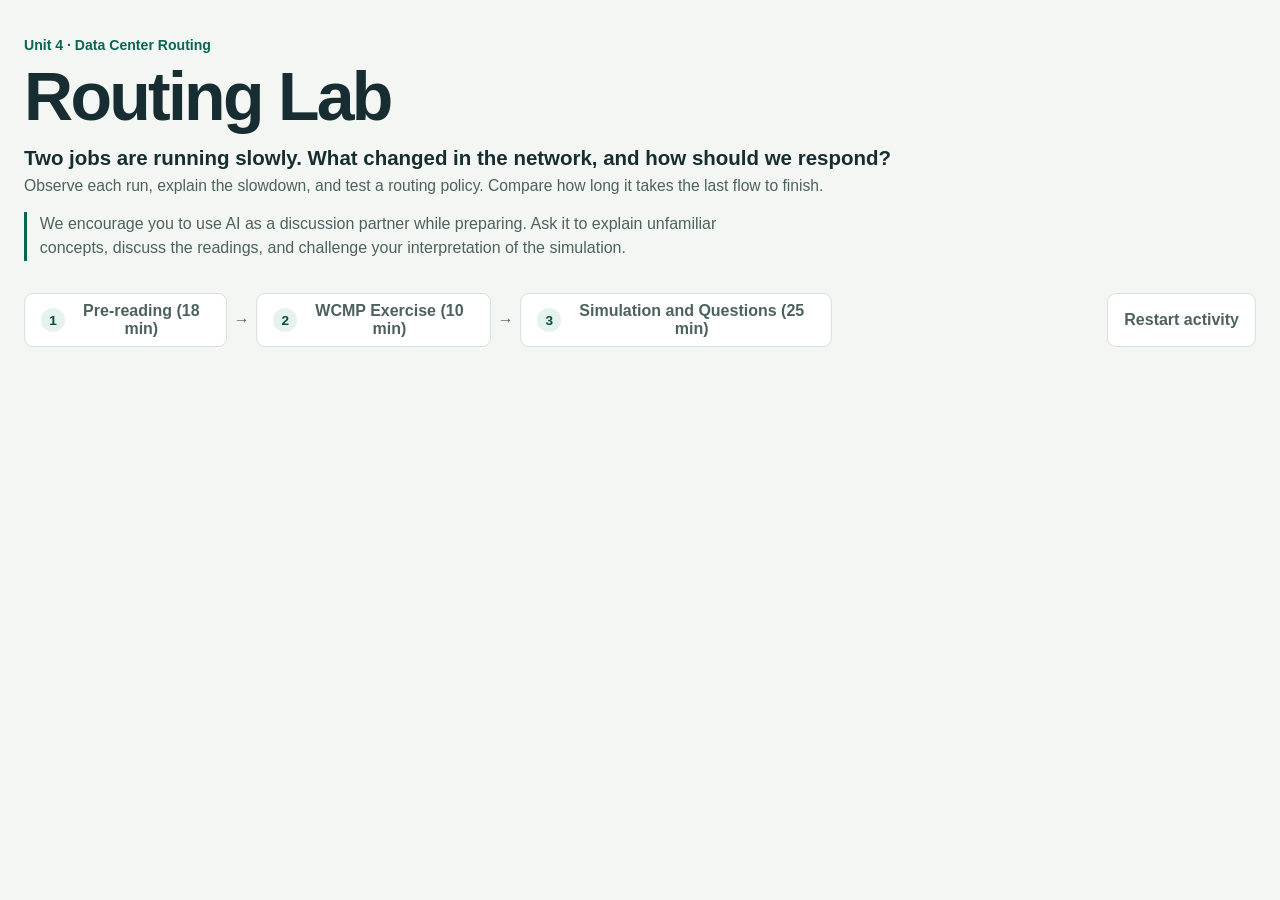
<file: index.html>
<!doctype html>
<html lang="en">
<head>
  <meta charset="utf-8">
  <meta name="viewport" content="width=device-width, initial-scale=1">
  <meta name="description" content="A routing lab comparing ECMP, WCMP, and FlowBender across two network scenarios.">
  <title>Routing Lab | Class Preparation</title>
  <link rel="stylesheet" href="lab.css?v=5">
  <link rel="stylesheet" href="exercise.css">
  <script defer src="routing-model.js?v=1"></script>
  <script defer src="lab.js?v=5"></script>
</head>
<body>
<main id="routing-classroom-activity" class="page">
  <header class="page-header">
    <div>
      <p class="eyebrow">Unit 4 · Data Center Routing</p>
      <h1>Routing Lab</h1>
      <p class="intro">Two jobs are running slowly. What changed in the network, and how should we respond?</p>
      <p class="intro intro-secondary">Observe each run, explain the slowdown, and test a routing policy. Compare how long it takes the last flow to finish.</p>
      <p class="ai-study-note">We encourage you to use AI as a discussion partner while preparing. Ask it to explain unfamiliar concepts, discuss the readings, and challenge your interpretation of the simulation.</p>
    </div>
  </header>

  <nav class="activity-tabs" aria-label="Activity order">
    <button id="reading-tab" type="button" aria-controls="reading" aria-expanded="false"><span class="activity-step">1</span><span>Pre-reading (18 min)</span></button>
    <span class="activity-arrow" aria-hidden="true">→</span>
    <button id="exercise-tab" type="button" aria-controls="wcmp-exercise" aria-expanded="false"><span class="activity-step">2</span><span>WCMP Exercise (10 min)</span></button>
    <span class="activity-arrow" aria-hidden="true">→</span>
    <button id="simulation-tab" type="button" aria-controls="simulation-panel" aria-expanded="false"><span class="activity-step">3</span><span>Simulation and Questions (25 min)</span></button>
    <button id="rp-reset-activity" class="reset-activity" type="button">Restart activity</button>
  </nav>

  <section class="reading-guide" id="reading" aria-labelledby="reading-tab" hidden>
    <h2 id="reading-title">Read before you run <span class="reading-time">(18 min)</span></h2>
    <p>Read the excerpts below in order. Then complete the WCMP Exercise before starting the simulation. Each excerpt includes a link to the original PDF.</p>
    <div class="reading-papers">
      <details class="reading-paper" data-reading-paper="wcmp">
        <summary>WCMP <span class="reading-time">(9 min)</span></summary>
        <div class="reading-content"><details class="source-details"><summary>Citation and permissions</summary><p>Junlan Zhou, Malveeka Tewari, Min Zhu, Abdul Kabbani, Leon Poutievski, Arjun Singh, and Amin Vahdat. 2014. WCMP: Weighted Cost Multipathing for Improved Fairness in Data Centers. Proceedings of the Ninth European Conference on Computer Systems (EuroSys ’14), Article 5, 14 pages. DOI: 10.1145/2592798.2592803.</p><p>Permission to make digital or hard copies of all or part of this work for personal or classroom use is granted without fee provided that copies are not made or distributed for profit or commercial advantage and that copies bear this notice and the full citation on the first page. Copyrights for components of this work owned by others than ACM must be honored. Abstracting with credit is permitted. To copy otherwise, or republish, to post on servers or to redistribute to lists, requires prior specific permission and/or a fee. Request permissions from permissions@acm.org. Copyright © 2014 ACM.</p></details>
          <ol class="reading-excerpts">
            <li><details class="reading-section">
              <summary>The problem <span class="reading-time">(4 min)</span></summary>
              <div class="reading-content">
                <p>PDF page 1, Abstract. Read both paragraphs in full: lines 1–12 of paragraph 1 and lines 1–11 of paragraph 2.</p>
                <img class="excerpt-image" src="assets/reading/wcmp-abstract.png" width="789" height="828" loading="lazy" decoding="async" alt="WCMP abstract, both paragraphs. Use the original PDF link below for selectable text.">
                <a href="https://cse.hkust.edu.hk/~kaichen/courses/spring2015/comp6611/papers/wcmp-eurosys14.pdf#page=1" target="_blank" rel="noopener">Open WCMP, PDF page 1</a>
                <div><label class="reading-check"><input type="checkbox" data-read-item="wcmp-problem" aria-label="Mark the WCMP problem section as read"> Read</label></div>
              </div>
            </details></li>
            <li><details class="reading-section">
              <summary>Why bandwidth fairness matters <span class="reading-time">(2 min)</span></summary>
              <div class="reading-content">
                <p>PDF page 3, Section 2.2, paragraph 1, lines 1–7. Read the first two sentences, starting at “Data center applications such as Web search” and stopping after “the speed of the slowest transfer.”</p>
                <img class="excerpt-image" src="assets/reading/wcmp-bandwidth-fairness.png" width="742" height="266" loading="lazy" decoding="async" alt="WCMP Section 2.2, first paragraph, first two sentences, lines 1 through 7. Use the original PDF link below for selectable text.">
                <a href="https://cse.hkust.edu.hk/~kaichen/courses/spring2015/comp6611/papers/wcmp-eurosys14.pdf#page=3" target="_blank" rel="noopener">Open WCMP, PDF page 3</a>
                <div><label class="reading-check"><input type="checkbox" data-read-item="wcmp-fairness" aria-label="Mark the WCMP bandwidth fairness section as read"> Read</label></div>
              </div>
            </details></li>
            <li><details class="reading-section">
              <summary>The proposed solution <span class="reading-time">(3 min)</span></summary>
              <div class="reading-content">
                <p>PDF page 4, Section 3.1, paragraph 2, lines 1–7. Start at “To implement weighted hashing” and stop after “associated with that egress port.”</p>
                <img class="excerpt-image" src="assets/reading/wcmp-weighted-hashing.png" width="768" height="252" loading="lazy" decoding="async" alt="WCMP Section 3.1, second paragraph, lines 1 through 7. Use the original PDF link below for selectable text.">
                <a href="https://cse.hkust.edu.hk/~kaichen/courses/spring2015/comp6611/papers/wcmp-eurosys14.pdf#page=4" target="_blank" rel="noopener">Open WCMP, PDF page 4</a>
                <div><label class="reading-check"><input type="checkbox" data-read-item="wcmp-solution" aria-label="Mark the WCMP solution section as read"> Read</label></div>
              </div>
            </details></li>
          </ol>
          <label class="reading-check reading-check-all"><input type="checkbox" data-read-all> Mark all WCMP sections as read</label>
        </div>
      </details>
      <details class="reading-paper" data-reading-paper="flowbender">
        <summary>FlowBender <span class="reading-time">(9 min)</span></summary>
        <div class="reading-content"><details class="source-details"><summary>Citation and permissions</summary><p>Abdul Kabbani, Balajee Vamanan, Jahangir Hasan, and Fabien Duchene. 2014. FlowBender: Flow-level Adaptive Routing for Improved Latency and Throughput in Datacenter Networks. Proceedings of the 10th ACM International Conference on Emerging Networking Experiments and Technologies (CoNEXT ’14), 149–160. DOI: 10.1145/2674005.2674985.</p><p>Permission to make digital or hard copies of part or all of this work for personal or classroom use is granted without fee provided that copies are not made or distributed for profit or commercial advantage, and that copies bear this notice and the full citation on the first page. Copyrights for third-party components of this work must be honored. For all other uses, contact the owner/author(s). Copyright is held by the author/owner(s).</p></details>
          <ol class="reading-excerpts">
            <li><details class="reading-section">
              <summary>The problem <span class="reading-time">(2 min)</span></summary>
              <div class="reading-content">
                <p>PDF page 1, Abstract, paragraph 1, lines 1–8. Start at “Datacenter networks provide” and stop after “degrading performance of other flows as well.”</p>
                <img class="excerpt-image" src="assets/reading/flowbender-abstract.png" width="768" height="252" loading="lazy" decoding="async" alt="FlowBender abstract, first paragraph, lines 1 through 8. Use the original PDF link below for selectable text.">
                <a href="https://conferences2.sigcomm.org/co-next/2014/CoNEXT_papers/p149.pdf#page=1" target="_blank" rel="noopener">Open FlowBender, PDF page 1</a>
                <div><label class="reading-check"><input type="checkbox" data-read-item="flowbender-problem" aria-label="Mark the FlowBender problem section as read"> Read</label></div>
              </div>
            </details></li>
            <li><details class="reading-section">
              <summary>Two ways to compare approaches <span class="reading-time">(2 min)</span></summary>
              <div class="reading-content">
                <p>PDF page 2, Introduction, paragraph 3 (the first on this page), lines 1–5. Start at “The solution space for load balancing” and stop after “in a given flow.”</p>
                <img class="excerpt-image" src="assets/reading/flowbender-comparison.png" width="768" height="159" loading="lazy" decoding="async" alt="FlowBender introduction, third paragraph, first sentence. Use the original PDF link below for selectable text.">
                <a href="https://conferences2.sigcomm.org/co-next/2014/CoNEXT_papers/p149.pdf#page=2" target="_blank" rel="noopener">Open FlowBender, PDF page 2</a>
                <div><label class="reading-check"><input type="checkbox" data-read-item="flowbender-comparison" aria-label="Mark the FlowBender comparison section as read"> Read</label></div>
              </div>
            </details></li>
            <li><details class="reading-section">
              <summary>The proposed solution <span class="reading-time">(4 min)</span></summary>
              <div class="reading-content">
                <p>PDF page 2, Introduction, paragraph 4 (the second on this page), lines 1–18. Start at “We propose FlowBender” and stop after “obviating the need to make hardware changes to switches.”</p>
                <img class="excerpt-image" src="assets/reading/flowbender-proposal.png" width="742" height="582" loading="lazy" decoding="async" alt="FlowBender introduction, fourth paragraph, lines 1 through 18, including the motivation for an end-to-end design. Use the original PDF link below for selectable text.">
                <a href="https://conferences2.sigcomm.org/co-next/2014/CoNEXT_papers/p149.pdf#page=2" target="_blank" rel="noopener">Open FlowBender, PDF page 2</a>
                <div><label class="reading-check"><input type="checkbox" data-read-item="flowbender-solution-extended" aria-label="Mark the FlowBender solution section as read"> Read</label></div>
              </div>
            </details></li>
          </ol>
          <details class="ecn-note reading-section">
            <summary>How FlowBender uses ECN <span class="reading-time">(1 min)</span></summary>
            <p>A congested switch can mark a packet using Explicit Congestion Notification (ECN). The receiver echoes the congestion signal in its acknowledgment, so the sender learns that the packet encountered congestion along the path. If the fraction of acknowledgments reporting congestion exceeds a threshold, the sender changes a packet header value that the switches use for hashing. Subsequent packets in the same flow may then take a different path.</p>
            <label class="reading-check"><input type="checkbox" data-read-item="flowbender-ecn" aria-label="Mark the ECN explanation as read"> Read</label>
          </details>
          <label class="reading-check reading-check-all"><input type="checkbox" data-read-all> Mark all FlowBender sections as read</label>
        </div>
      </details>
    </div>
    <a class="button primary" href="#wcmp-exercise" data-open-section="wcmp-exercise">Start the WCMP exercise</a>
  </section>

  <section id="wcmp-exercise" class="wcmp-exercise" aria-labelledby="exercise-tab" hidden>
    <header>
      <p class="eyebrow">WCMP · Figure 2(a) · About 10 min</p>
      <h2 id="exercise-title" tabindex="-1">Follow the 12 flows</h2>
      <p>Twelve flows travel from the source switch to the same destination. Every link shown has a capacity of 10 Gb/s. At the start, ECMP assigns three flows to each of the source switch’s four uplinks.</p>
    </header>
    <div class="exercise-layout">
      <figure class="exercise-figure">
        <svg class="exercise-diagram" viewBox="0 0 600 357" role="img" aria-labelledby="exercise-diagram-title exercise-diagram-desc">
          <title id="exercise-diagram-title">Two-stage Clos topology from WCMP Figure 2(a)</title>
          <desc id="exercise-diagram-desc">Three S2 switches above three S1 switches and host groups. Traffic travels up from S1₀ through the S2 layer and down to S1₂.</desc>
          <defs>
            <marker id="exercise-arrowhead" markerWidth="9" markerHeight="9" refX="8" refY="4.5" orient="auto" markerUnits="userSpaceOnUse">
              <path d="M0 0 L9 4.5 L0 9 Z" fill="#172d31"/>
            </marker>
          </defs>
          <g class="exercise-physical-links" fill="none">
            <path d="M118 71 V235 M132 71 V235 M293 71 V235 M307 71 V235 M468 71 V235 M482 71 V235"/>
            <path d="M125 71 L300 235 M125 71 L475 235 M300 71 L125 235 M300 71 L475 235 M475 71 L125 235 M475 71 L300 235"/>
          </g>
          <g class="exercise-host-links" fill="none">
            <path d="M125 278 V303 M300 278 V303 M475 278 V303"/>
          </g>
          <g class="exercise-switches">
            <rect class="upper-switch" x="72" y="25" width="106" height="46" rx="6"/>
            <rect class="upper-switch" x="247" y="25" width="106" height="46" rx="6"/>
            <rect class="upper-switch" x="422" y="25" width="106" height="46" rx="6"/>
            <text x="125" y="53">S2₀</text><text x="300" y="53">S2₁</text><text x="475" y="53">S2₂</text>
            <rect class="endpoint-switch" x="72" y="235" width="106" height="43" rx="6"/>
            <rect x="247" y="235" width="106" height="43" rx="6"/>
            <rect class="endpoint-switch" x="422" y="235" width="106" height="43" rx="6"/>
            <text x="125" y="261">S1₀</text><text x="300" y="261">S1₁</text><text x="475" y="261">S1₂</text>
            <rect x="85" y="294" width="72" height="29" rx="3"/><rect x="89" y="298" width="72" height="29" rx="3"/><rect x="93" y="302" width="72" height="29" rx="3"/>
            <rect x="260" y="294" width="72" height="29" rx="3"/><rect x="264" y="298" width="72" height="29" rx="3"/><rect x="268" y="302" width="72" height="29" rx="3"/>
            <rect x="435" y="294" width="72" height="29" rx="3"/><rect x="439" y="298" width="72" height="29" rx="3"/><rect x="443" y="302" width="72" height="29" rx="3"/>
            <text x="129" y="321">Hosts</text><text x="304" y="321">Hosts</text><text x="479" y="321">Hosts</text>
            <text class="diagram-caption" x="125" y="348">1.1.3.0/24</text><text class="diagram-caption" x="300" y="348">1.1.2.0/24</text><text class="diagram-caption" x="475" y="348">1.1.1.0/24</text>
          </g>
          <g class="exercise-flow-arrows">
            <path id="exercise-source-arrow" d="M57 298 V245"/>
            <g data-diagram-drop="a"><path class="exercise-hit-area" d="M109 214 V181"/><path id="exercise-uplink-arrow-a" d="M109 214 V181"/></g>
            <g data-diagram-drop="b"><path class="exercise-hit-area" d="M139 190 V155"/><path id="exercise-uplink-arrow-b" d="M139 190 V155"/></g>
            <g data-diagram-drop="c"><path class="exercise-hit-area" d="M162 206 L194 176"/><path id="exercise-uplink-arrow-c" d="M162 206 L194 176"/></g>
            <g data-diagram-drop="d"><path class="exercise-hit-area" d="M183 219 L220 202"/><path id="exercise-uplink-arrow-d" d="M183 219 L220 202"/></g>
            <path id="exercise-shared-link" d="M164 78 L209 101"/>
            <path id="exercise-downlink-arrow-1" d="M323 80 L354 110"/>
            <path id="exercise-downlink-arrow-2" d="M494 80 V111"/>
          </g>
          <g class="exercise-link-labels">
            <text id="exercise-source-count" x="52" y="266" text-anchor="end">12</text>
            <text x="52" y="284" text-anchor="end">flows</text>
            <text id="exercise-link-a" x="101" y="187" text-anchor="end">3</text>
            <text id="exercise-link-b" x="147" y="160">3</text>
            <text id="exercise-link-c" x="195" y="169">3</text>
            <text id="exercise-link-d" x="226" y="205">3</text>
            <text id="exercise-downlink-0" x="216" y="100">6</text>
            <text id="exercise-downlink-1" x="362" y="108">3</text>
            <text id="exercise-downlink-2" x="503" y="106">3</text>
          </g>
        </svg>
        <figcaption>Topology from <a href="https://cse.hkust.edu.hk/~kaichen/courses/spring2015/comp6611/papers/wcmp-eurosys14.pdf#page=2" target="_blank" rel="noopener">WCMP Figure 2(a)</a>. Dashed lines show physical links. Arrows show the direction and number of flows.</figcaption>
        <dl class="exercise-metrics" aria-label="Current allocation">
          <div><dt>Flows assigned</dt><dd id="exercise-assigned">12 / 12</dd></div>
          <div><dt>Slowest flow</dt><dd id="exercise-rate">1.67 Gb/s</dd></div>
        </dl>
      </figure>
      <section class="exercise-task" id="exercise-diagnosis" aria-labelledby="exercise-question">
        <p class="eyebrow">Step 1 of 2</p>
        <h3 id="exercise-question" tabindex="-1">Why do some flows get less bandwidth?</h3>
        <form id="exercise-answer">
          <fieldset>
            <legend class="sr-only">Choose the explanation that fits the diagram</legend>
            <label><input type="radio" name="cause" value="split" required> The flows are unevenly split across the four source uplinks.</label>
            <label><input type="radio" name="cause" value="capacity"> Some physical links have less than 10 Gb/s of capacity.</label>
            <label><input type="radio" name="cause" value="shared"> Flows from two uplinks share one link farther downstream.</label>
          </fieldset>
          <button class="button primary" type="submit">Check answer</button>
        </form>
        <p class="exercise-feedback" id="exercise-feedback" role="status" hidden></p>
        <button class="button primary" id="exercise-continue" type="button" hidden>Redistribute the flows</button>
      </section>
      <section class="exercise-task" id="exercise-allocation" aria-labelledby="exercise-allocation-title" hidden>
        <p class="eyebrow">Step 2 of 2</p>
        <h3 id="exercise-allocation-title" tabindex="-1">Maximize the slowest flow’s rate</h3>
        <p class="exercise-goal">Assign all 12 flows. Find a split that gives the slowest flow as much bandwidth as possible.</p>
        <div class="exercise-feedback success exercise-complete" id="exercise-success" hidden>
          <div role="status">
            <h4>Success! Every flow gets 2.5 Gb/s.</h4>
            <p>Each link into the destination carries four flows. Uplinks A and B share one downstream link, so their total matters. The paper illustrates WCMP’s 1:1:2:2 hashing weights with a split of 2, 2, 4, 4.</p>
          </div>
          <a class="button primary exercise-next" href="#start-simulation" data-open-section="simulation-panel">Continue to the simulation</a>
        </div>
        <p>Drag flows from the bank onto an uplink arrow or card. You can also select a flow and then select a card. The arrows show how many flows each link carries.</p>
        <div class="exercise-drop-zone exercise-bank" data-drop-zone="bank">
          <button class="exercise-drop-label" type="button" data-place="bank">Flow bank <strong data-count>12</strong></button>
          <div class="exercise-tokens" data-tokens></div>
        </div>
        <div class="exercise-uplinks" aria-label="Source uplinks">
          <div class="exercise-drop-zone" data-drop-zone="a"><button class="exercise-drop-label" type="button" data-place="a">A · S2₀ <strong data-count>0</strong></button><div class="exercise-tokens" data-tokens></div></div>
          <div class="exercise-drop-zone" data-drop-zone="b"><button class="exercise-drop-label" type="button" data-place="b">B · S2₀ <strong data-count>0</strong></button><div class="exercise-tokens" data-tokens></div></div>
          <div class="exercise-drop-zone" data-drop-zone="c"><button class="exercise-drop-label" type="button" data-place="c">C · S2₁ <strong data-count>0</strong></button><div class="exercise-tokens" data-tokens></div></div>
          <div class="exercise-drop-zone" data-drop-zone="d"><button class="exercise-drop-label" type="button" data-place="d">D · S2₂ <strong data-count>0</strong></button><div class="exercise-tokens" data-tokens></div></div>
        </div>
        <p id="exercise-move-status" class="fine" aria-live="polite"></p>
        <div class="exercise-actions">
          <button class="button subtle" id="exercise-back" type="button">Back to diagnosis</button>
          <button class="button subtle" id="exercise-reset" type="button">Return all flows to the bank</button>
        </div>
      </section>
    </div>
  </section>

  <section id="simulation-panel" aria-labelledby="simulation-tab" hidden>
  <section class="simulation-intro" aria-labelledby="simulation-intro-title">
    <h2 id="simulation-intro-title" tabindex="-1">How to use the simulation</h2>
    <p>The numbered hosts on the left send packets to one receiver on the right. Packets travel along two paths, A and B. Color and number identify each flow. The diagram shows each path’s capacity and the packets waiting in its queue.</p>
    <p>In each case, run the healthy network first, then see what changes. Use the diagram to diagnose the slowdown. Predict what a routing policy will do, test it, and compare how many cycles it takes for the last packet to arrive. Answer the review questions and bring one observation to class.</p>
    <details class="visual-guide">
      <summary>Visual guide to the simulation</summary>
      <div class="visual-guide-grid">
        <figure class="guide-card">
          <svg class="guide-image guide-network" viewBox="0 0 340 150" role="img" aria-label="Numbered colored senders on the left send matching data packets to one receiver on the right">
            <path d="M40 42 L130 75 H295 M40 75 H130 M40 108 L130 75" class="guide-wire"/>
            <circle cx="40" cy="42" r="12" fill="#63e6a5"/><circle cx="40" cy="75" r="12" fill="#ffa261"/><circle cx="40" cy="108" r="12" fill="#91afff"/>
            <g class="guide-packet-number"><text x="40" y="46">1</text><text x="40" y="79">2</text><text x="40" y="112">3</text></g>
            <circle cx="176" cy="75" r="9" fill="#63e6a5"/><circle cx="213" cy="75" r="9" fill="#ffa261"/>
            <g class="guide-packet-number"><text x="176" y="79">1</text><text x="213" y="79">2</text></g>
            <circle cx="295" cy="75" r="12" fill="#294e50" stroke="#a0bdba"/>
            <text x="52" y="139">Senders</text><text x="210" y="53">Data</text><text x="291" y="111">Receiver</text>
          </svg>
          <figcaption><h3>Senders and data packets</h3><p>Numbered hosts on the left send data to one receiver on the right, with each packet’s number and color identifying its flow.</p></figcaption>
        </figure>
        <figure class="guide-card">
          <svg class="guide-image guide-network" viewBox="0 0 340 150" role="img" aria-label="Three solid parallel links give a capacity of three packets per cycle; one solid and two dashed links give a capacity of one">
            <text x="170" y="23">Parallel links within a path</text>
            <g stroke="#eef8f3" stroke-width="2"><path d="M55 45 H285 M55 55 H285 M55 65 H285"/><path d="M55 105 H285"/></g>
            <path d="M55 115 H285 M55 125 H285" stroke="#a0bdba" stroke-width="2" stroke-dasharray="4 5"/>
            <text x="170" y="86">Capacity 3</text><text x="170" y="146">Capacity 1</text>
          </svg>
          <figcaption><h3>Links and capacity</h3><p>Paths A and B each contain parallel links, and every solid link can forward one packet per cycle while a dashed link is down.</p></figcaption>
        </figure>
        <figure class="guide-card">
          <svg class="guide-image guide-network" viewBox="0 0 340 150" role="img" aria-label="Colored blocks represent queued packets, and a white outline identifies a data packet marked for congestion">
            <text x="88" y="32">Waiting packets</text>
            <g fill="#63e6a5"><rect x="45" y="52" width="13" height="11"/><rect x="63" y="52" width="13" height="11"/><rect x="81" y="52" width="13" height="11"/></g>
            <g fill="#ffa261"><rect x="99" y="52" width="13" height="11"/><rect x="117" y="52" width="13" height="11"/><rect x="45" y="69" width="13" height="11"/></g>
            <g fill="#91afff"><rect x="63" y="69" width="13" height="11"/><rect x="81" y="69" width="13" height="11"/><rect x="99" y="69" width="13" height="11"/></g>
            <text x="88" y="108">Queued 9</text>
            <path d="M165 63 H297" class="guide-wire"/>
            <rect x="157" y="55" width="16" height="16" fill="#294e50" stroke="#a0bdba"/>
            <circle cx="248" cy="63" r="10" fill="#ffa261" stroke="#eef8f3" stroke-width="3"/>
            <text x="248" y="67" class="guide-packet-number">2</text>
            <text x="244" y="108">ECN-marked data</text>
          </svg>
          <figcaption><h3>Queues and ECN marks</h3><p>Colored blocks show waiting packets, and the switch marks data packets with ECN when the queue reaches the congestion threshold, shown by a white outline.</p></figcaption>
        </figure>
        <figure class="guide-card">
          <svg class="guide-image guide-network" viewBox="0 0 340 150" role="img" aria-label="A receiver echoes ECN congestion information in a gold ACK packet returning left toward the sender">
            <text x="49" y="29">Sender</text><text x="287" y="29">Receiver</text>
            <circle cx="49" cy="55" r="12" fill="#63e6a5"/><text x="49" y="59" class="guide-packet-number">1</text>
            <circle cx="287" cy="55" r="12" fill="#294e50" stroke="#a0bdba"/>
            <path d="M65 55 H269" class="guide-wire"/><path d="M259 50 L269 55 L259 60" fill="none" stroke="#a0bdba"/>
            <circle cx="183" cy="55" r="9" fill="#63e6a5" stroke="#eef8f3" stroke-width="3"/>
            <path d="M287 73 V108 H49" stroke="#ffd17a" fill="none" stroke-dasharray="4 5"/><path d="M58 102 L49 108 L58 114" fill="none" stroke="#ffd17a" stroke-width="2"/>
            <g transform="translate(166 108)"><rect x="-25" y="-10" width="50" height="20" rx="5" fill="#ffd17a"/><text x="-5" y="4" class="guide-ack-label">ACK</text><circle cx="15" cy="0" r="7" fill="#63e6a5"/><text x="15" y="3" class="guide-ack-number">1</text></g>
            <text x="170" y="141" class="guide-ecn-label">ECN feedback to sender</text>
          </svg>
          <figcaption><h3>ECN feedback and FlowBender</h3><p>Gold ACK packets carry ECN feedback from the receiver to each sender, and FlowBender uses the fraction reporting congestion to decide when to try a new hash input.</p></figcaption>
        </figure>
        <figure class="guide-card">
          <svg class="guide-image" viewBox="0 0 340 150" role="img" aria-label="Example queue graph with cycles on the horizontal axis and queued packets on the vertical axis, using a dashed baseline and solid trial line">
            <path d="M46 24 V112 H312" fill="none" stroke="#adc2b9"/>
            <path d="M46 105 L104 68 L160 35 L234 59 L306 112" fill="none" stroke="#526666" stroke-width="2" stroke-dasharray="5 4"/>
            <path d="M46 105 L104 86 L160 74 L212 112" fill="none" stroke="#087b60" stroke-width="3"/>
            <text x="164" y="138">Cycles</text><text x="53" y="16" text-anchor="start">Queued packets</text>
            <text x="253" y="35">Baseline</text><text x="240" y="85" fill="#087b60">Trial</text>
          </svg>
          <figcaption><h3>Queue graph</h3><p>After a trial, compare the queue over time with the dashed ECMP baseline and use the path selector to inspect either path.</p></figcaption>
        </figure>
        <figure class="guide-card">
          <svg class="guide-image" viewBox="0 0 340 150" role="img" aria-label="Results table with policy and cycles columns, showing an ECMP baseline row and a tested policy row">
            <path d="M25 52 H315 M25 89 H315 M25 126 H315" stroke="#d6e1db"/>
            <g text-anchor="start"><text x="32" y="37">Policy</text><text x="32" y="77">ECMP</text><text x="32" y="114">Tested policy</text></g>
            <g text-anchor="end"><text x="304" y="37">Cycles</text><text x="304" y="77">…</text><text x="304" y="114">…</text></g>
          </svg>
          <figcaption><h3>Completion-time table</h3><p>The table below each trial compares cycles until all packets arrive for every policy you have run in that case, with fewer cycles meaning a faster finish.</p></figcaption>
        </figure>
      </div>
    </details>
  </section>
  <nav class="journey" id="start-simulation" tabindex="-1" aria-label="Activity progress">
    <ol class="journey-cases">
      <li id="rp-case-a"><span class="journey-number">A</span><span>Case A</span></li>
      <li id="rp-case-b"><span class="journey-number">B</span><span>Case B</span></li>
      <li id="rp-case-review"><span class="journey-number">C</span><span>Class discussion</span></li>
    </ol>
    <div id="rp-stage-progress" class="progress" role="progressbar" aria-label="Activity progress" aria-valuemax="13" aria-valuemin="0" aria-valuenow="0"><span id="rp-stage-fill"></span></div>
    <div id="rp-stage" class="journey-count"></div>
  </nav>

  <div class="workspace">
    <section class="task" aria-labelledby="rp-heading">
      <ol class="step-list" id="rp-steps" aria-label="Case steps">
        <li>Baseline</li><li>Observe</li><li>Diagnose</li><li>Test</li><li>Compare</li>
      </ol>
      <h2 id="rp-heading" tabindex="-1"></h2>
      <p id="rp-context" class="context"></p>
      <a href="#rp-results" id="rp-view-results" class="results-link" hidden><span aria-hidden="true">↓</span> View the queue graph and results table</a>
      <div id="rp-question-title" class="question-title"></div>
      <div id="rp-answers" class="answers" role="group" aria-labelledby="rp-question-title">
        <button type="button" class="answer" id="rp-option-0" aria-pressed="false"><span class="answer-letter" aria-hidden="true">A</span><span><strong id="rp-option-name-0" hidden></strong><span id="rp-option-text-0"></span></span></button>
        <button type="button" class="answer" id="rp-option-1" aria-pressed="false"><span class="answer-letter" aria-hidden="true">B</span><span><strong id="rp-option-name-1" hidden></strong><span id="rp-option-text-1"></span></span></button>
        <button type="button" class="answer" id="rp-option-2" aria-pressed="false"><span class="answer-letter" aria-hidden="true">C</span><span><strong id="rp-option-name-2" hidden></strong><span id="rp-option-text-2"></span></span></button>
      </div>
      <div class="feedback" id="rp-feedback" aria-live="polite" hidden></div>
      <section id="rp-class-note" class="class-note" aria-labelledby="note-title" hidden>
        <h3 id="note-title">Bring one observation to class</h3>
        <label for="rp-note">Imagine you are the sender and receive congestion feedback. What evidence from the simulation would help you decide what to do? Which of that evidence can the sender actually see?</label>
        <textarea id="rp-note" rows="4" maxlength="500" placeholder="Before trying another path, I would want to know…"></textarea>
        <p class="fine">Your answer is saved in this browser. Bring it to the discussion. It is ungraded.</p>
      </section>
      <div class="task-footer">
        <p id="rp-next-hint" class="fine"></p>
        <div class="action-row">
          <div class="primary-slot">
            <button type="button" class="button primary" id="rp-guide" hidden>Go to the run ↓</button>
            <button type="button" class="button primary" id="rp-check" disabled hidden>Check answer</button>
            <button type="button" class="button primary" id="rp-next" disabled hidden>Next</button>
          </div>
          <button type="button" class="button subtle" id="rp-back" disabled>Back</button>
        </div>
        <button type="button" class="button subtle" id="rp-another" disabled hidden>Try another policy</button>
      </div>
    </section>

    <section class="simulation" aria-labelledby="sim-title">
      <div class="sim-header">
        <div><h2 id="sim-title">Network simulation</h2><p id="rp-run-title"></p></div>
        <span id="rp-active-method" dir="ltr" class="method"></span>
      </div>
      <div class="diagram-card">
        <div class="diagram-controls">
          <div class="transport" aria-label="Run controls">
            <button id="rp-play" type="button" class="button run">Run</button>
            <button id="rp-pause" type="button" class="button deck-button" disabled>Pause</button>
            <button id="rp-finish-run" type="button" class="button deck-button" title="Fast-forward to the end of this run">Finish run</button>
            <button id="rp-restart" type="button" class="button deck-button">Reset run</button>
          </div>
          <label class="speed">Speed <output id="rp-speed-label" dir="ltr">1×</output><input type="range" id="rp-speed" min=".25" max="2" step=".25" value="1"></label>
        </div>
        <div class="diagram">
          <svg id="rp-network" class="rp-network" role="img" aria-label="Senders, two paths, packets, capacities, and queues"></svg>
        </div>
        <div class="diagram-status" id="rp-clock"></div>
        <p class="diagram-key">Numbered colored circles are data packets. Dashed links are down. A white outline means the switch marked a data packet with ECN.</p>
        <p class="diagram-key feedback-key"><span class="ack-key" aria-hidden="true">ACK</span> Gold ACKs return ECN feedback to senders. FlowBender uses this feedback to decide when to try rerouting.</p>
      </div>
      <div id="rp-event" class="event" aria-live="polite" hidden></div>
      <a href="#rp-heading" id="rp-return" class="button subtle return-link" hidden>Continue the activity ↑</a>
      <section id="rp-results" class="analysis-panel run-results" aria-labelledby="results-title" tabindex="-1" hidden>
        <h3 id="results-title">Run results</h3>
        <section id="rp-comparison" aria-labelledby="comparison-title" hidden>
          <div class="panel-head">
            <h4 id="comparison-title">Queue length by cycle</h4>
            <label>Path <select id="rp-chart-path"><option value="0">A</option><option value="1">B</option></select></label>
          </div>
          <div class="chart-legend"><span class="chart-key baseline">Baseline · <bdi>ECMP</bdi></span><span class="chart-key">Trial · <bdi id="rp-chart-method"></bdi></span></div>
          <svg id="rp-chart" class="rp-chart" viewBox="0 0 420 155" role="img" aria-label="Queue length by cycle"></svg>
          <p id="rp-chart-summary"></p>
          <p class="fine">Each line ends when the last packet arrives in that run.</p>
        </section>
        <h4>Completion times by policy</h4>
        <div id="rp-scores" class="scores"></div>
        <a href="#rp-heading" id="rp-back-to-question" class="button subtle" hidden>↑ Back to the activity</a>
      </section>
      <section id="rp-tracker" class="analysis-panel" aria-labelledby="track-title" hidden>
        <div class="panel-head"><h3 id="track-title">Flow tracker</h3>
          <label id="rp-flow-picker" hidden>Highlight <select id="rp-flow-filter"><option value="all">All flows</option><option value="0">Flow 1</option><option value="1">Flow 2</option><option value="2">Flow 3</option><option value="3">Flow 4</option><option value="4">Flow 5</option><option value="5">Flow 6</option></select></label>
        </div>
        <p id="rp-track-status"></p>
        <ol id="rp-timeline" class="timeline"></ol>
      </section>
      <details id="rp-flow-details" class="flow-details"><summary>Flow completion times</summary><div id="rp-flow-progress"></div></details>
    </section>
  </div>
  <footer class="page-footer">
    <details>
      <summary>What does the model simulate?</summary>
      <p>Each run starts with new flows. A sender produces one packet per cycle, and each active link forwards one packet per cycle. Trials use the same network conditions as the slow baseline, with a different routing policy.</p>
      <p>A switch marks data packets with ECN when its queue reaches four packets. The receiver echoes ECN in acknowledgments (ACKs), and the sender checks the fraction reporting congestion in time windows. The animation shows the ACKs that report congestion. The model simplifies controller updates, rate control, packet loss, and packet reordering. Completion times come from the simulation.</p>
    </details>
  </footer>
  </section>
</main>
<script src="tabs.js?v=2"></script>
<script src="exercise.js"></script>
<script src="reading.js"></script>
</body>
</html>
</file>
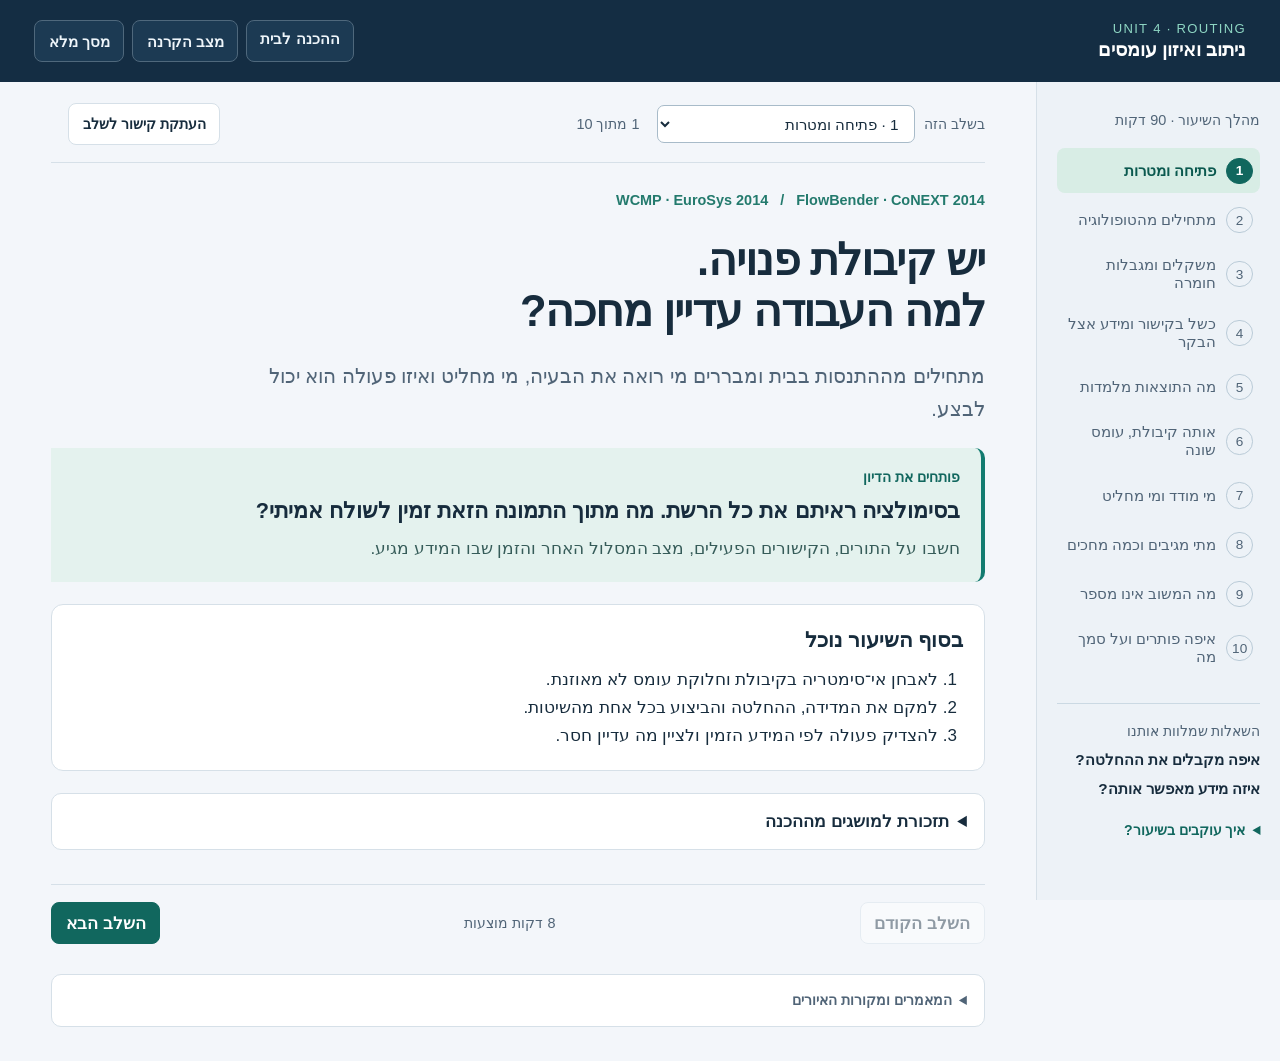
<file: lesson.html>
<!doctype html>
<html lang="he" dir="rtl">
<head>
  <meta charset="utf-8">
  <meta name="viewport" content="width=device-width, initial-scale=1">
  <meta name="description" content="דף ליווי לשיעור משותף בן 90 דקות על WCMP ו־FlowBender, עם קריאה מודרכת, הדגמות ודיון.">
  <title>ניתוב ואיזון עומסים | דף השיעור</title>
  <link rel="stylesheet" href="exercise.css">
  <link rel="stylesheet" href="lesson.css?v=1">
  <script defer src="routing-model.js?v=1"></script>
  <script defer src="exercise.js"></script>
  <script defer src="lesson.js?v=1"></script>
</head>
<body>
<a class="skip-link" href="#stage-content">לתוכן השלב</a>
<header class="lesson-header">
  <a class="brand" href="#opening"><span lang="en" dir="ltr">UNIT 4 · ROUTING</span><strong>ניתוב ואיזון עומסים</strong></a>
  <div class="header-actions">
    <a class="quiet-button" href="./index.html" target="_blank" rel="noopener">ההכנה לבית</a>
    <button type="button" id="projection" aria-pressed="false">מצב הקרנה</button>
    <button type="button" id="fullscreen">מסך מלא</button>
  </div>
</header>
<div class="lesson-shell">
  <aside class="lesson-sidebar">
    <p class="sidebar-label">מהלך השיעור · 90 דקות</p>
    <nav id="lesson-nav" aria-label="שלבי השיעור"></nav>
    <div class="sidebar-question"><p>השאלות שמלוות אותנו</p><strong>איפה מקבלים את ההחלטה?</strong><strong>איזה מידע מאפשר אותה?</strong></div>
    <details class="navigation-help"><summary>איך עוקבים בשיעור?</summary><p>בחרו בשלב שהמנחים מציגים. כל אחד יכול לחזור לקריאה, להגדיל איורים ולהריץ את ההדגמות בלפטופ שלו.</p><p>מקשי Page Down ו־Page Up עוברים בין השלבים. כפתור העתקת הקישור משתף את השלב הנוכחי.</p></details>
  </aside>
  <main id="stage-content" tabindex="-1">
    <div class="stage-toolbar"><label for="stage-picker">בשלב הזה <select id="stage-picker"></select></label><span id="stage-count"></span><button type="button" id="copy-link">העתקת קישור לשלב</button><span id="copy-status" role="status"></span></div>

    <article class="stage" id="opening" data-title="פתיחה ומטרות" data-minutes="8">
      <p class="paper-label" lang="en" dir="ltr">WCMP · EuroSys 2014 &nbsp; / &nbsp; FlowBender · CoNEXT 2014</p>
      <h1>יש קיבולת פנויה.<br>למה העבודה עדיין מחכה?</h1>
      <p class="lead">מתחילים מההתנסות בבית ומבררים מי רואה את הבעיה, מי מחליט ואיזו פעולה הוא יכול לבצע.</p>
      <div class="discussion"><p class="block-label">פותחים את הדיון</p><h2>בסימולציה ראיתם את כל הרשת. מה מתוך התמונה הזאת זמין לשולח אמיתי?</h2><p>חשבו על התורים, הקישורים הפעילים, מצב המסלול האחר והזמן שבו המידע מגיע.</p></div>
      <div class="learning-goals"><h2>בסוף השיעור נוכל</h2><ol><li>לאבחן אי־סימטריה בקיבולת וחלוקת עומס לא מאוזנת.</li><li>למקם את המדידה, ההחלטה והביצוע בכל אחת מהשיטות.</li><li>להצדיק פעולה לפי המידע הזמין ולציין מה עדיין חסר.</li></ol></div>
      <details><summary>תזכורת למושגים מההכנה</summary><dl class="glossary">
        <div><dt lang="en" dir="ltr">ECMP</dt><dd>גיבוב שדות בכותרת משייך זרימה ליציאה. השיבוץ נשאר עקבי כשהקלט והגדרות הניתוב קבועים.</dd></div>
        <div><dt lang="en" dir="ltr">Elephant flows / Mice flows</dt><dd>זרימות גדולות נושאות נפח רב. כשיש מעט זרימות כאלה, התנגשות בגיבוב יכולה להשפיע מאוד על חלוקת הבייטים.</dd></div>
        <div><dt lang="en" dir="ltr">Fat-tree / Clos</dt><dd>טופולוגיות עם כמה מסלולים בין המקור ליעד. קיבולת המסלול תלויה גם בקישורים שנמצאים בהמשך הדרך.</dd></div>
        <div><dt lang="en" dir="ltr">Tail latency</dt><dd>זמני ההשלמה בחלק האיטי של ההתפלגות, למשל אחוזון 99. בפעולה שמחכה לכל המשתתפים, זמן ההשלמה נקבע לפי המשתתף האחרון.</dd></div>
      </dl></details>
    </article>

    <article class="stage" id="topology" data-title="מתחילים מהטופולוגיה" data-minutes="12" hidden>
      <p class="paper-label" lang="en" dir="ltr">WCMP · §2.1 · Figure 2 · PDF pp. 2–3</p>
      <h1>חלוקה שווה ביציאה.<br>קיבולת שווה בהמשך?</h1>
      <div class="discussion"><p class="block-label">לפני שמחלקים מחדש</p><h2>איזה קישור מגביל את הזרימות, ואיזה מידע צריך כדי לגלות זאת במתג המקור?</h2></div>
        <section id="wcmp-exercise" class="wcmp-exercise" aria-labelledby="exercise-title" dir="ltr">
    <header>
      <p class="eyebrow">WCMP · Figure 2(a)</p>
      <h2 id="exercise-title" tabindex="-1">Follow the 12 flows</h2>
      <p>Twelve flows travel from the source switch to the same destination. Every link shown has a capacity of 10 Gb/s. At the start, ECMP assigns three flows to each of the source switch’s four uplinks.</p>
    </header>
    <div class="exercise-layout">
      <figure class="exercise-figure">
        <svg class="exercise-diagram" viewBox="0 0 600 357" role="img" aria-labelledby="exercise-diagram-title exercise-diagram-desc">
          <title id="exercise-diagram-title">Two-stage Clos topology from WCMP Figure 2(a)</title>
          <desc id="exercise-diagram-desc">Three S2 switches above three S1 switches and host groups. Traffic travels up from S1₀ through the S2 layer and down to S1₂.</desc>
          <defs>
            <marker id="exercise-arrowhead" markerWidth="9" markerHeight="9" refX="8" refY="4.5" orient="auto" markerUnits="userSpaceOnUse">
              <path d="M0 0 L9 4.5 L0 9 Z" fill="#172d31"/>
            </marker>
          </defs>
          <g class="exercise-physical-links" fill="none">
            <path d="M118 71 V235 M132 71 V235 M293 71 V235 M307 71 V235 M468 71 V235 M482 71 V235"/>
            <path d="M125 71 L300 235 M125 71 L475 235 M300 71 L125 235 M300 71 L475 235 M475 71 L125 235 M475 71 L300 235"/>
          </g>
          <g class="exercise-host-links" fill="none">
            <path d="M125 278 V303 M300 278 V303 M475 278 V303"/>
          </g>
          <g class="exercise-switches">
            <rect class="upper-switch" x="72" y="25" width="106" height="46" rx="6"/>
            <rect class="upper-switch" x="247" y="25" width="106" height="46" rx="6"/>
            <rect class="upper-switch" x="422" y="25" width="106" height="46" rx="6"/>
            <text x="125" y="53">S2₀</text><text x="300" y="53">S2₁</text><text x="475" y="53">S2₂</text>
            <rect class="endpoint-switch" x="72" y="235" width="106" height="43" rx="6"/>
            <rect x="247" y="235" width="106" height="43" rx="6"/>
            <rect class="endpoint-switch" x="422" y="235" width="106" height="43" rx="6"/>
            <text x="125" y="261">S1₀</text><text x="300" y="261">S1₁</text><text x="475" y="261">S1₂</text>
            <rect x="85" y="294" width="72" height="29" rx="3"/><rect x="89" y="298" width="72" height="29" rx="3"/><rect x="93" y="302" width="72" height="29" rx="3"/>
            <rect x="260" y="294" width="72" height="29" rx="3"/><rect x="264" y="298" width="72" height="29" rx="3"/><rect x="268" y="302" width="72" height="29" rx="3"/>
            <rect x="435" y="294" width="72" height="29" rx="3"/><rect x="439" y="298" width="72" height="29" rx="3"/><rect x="443" y="302" width="72" height="29" rx="3"/>
            <text x="129" y="321">Hosts</text><text x="304" y="321">Hosts</text><text x="479" y="321">Hosts</text>
            <text class="diagram-caption" x="125" y="348">1.1.3.0/24</text><text class="diagram-caption" x="300" y="348">1.1.2.0/24</text><text class="diagram-caption" x="475" y="348">1.1.1.0/24</text>
          </g>
          <g class="exercise-flow-arrows">
            <path id="exercise-source-arrow" d="M57 298 V245"/>
            <g data-diagram-drop="a"><path class="exercise-hit-area" d="M109 214 V181"/><path id="exercise-uplink-arrow-a" d="M109 214 V181"/></g>
            <g data-diagram-drop="b"><path class="exercise-hit-area" d="M139 190 V155"/><path id="exercise-uplink-arrow-b" d="M139 190 V155"/></g>
            <g data-diagram-drop="c"><path class="exercise-hit-area" d="M162 206 L194 176"/><path id="exercise-uplink-arrow-c" d="M162 206 L194 176"/></g>
            <g data-diagram-drop="d"><path class="exercise-hit-area" d="M183 219 L220 202"/><path id="exercise-uplink-arrow-d" d="M183 219 L220 202"/></g>
            <path id="exercise-shared-link" d="M164 78 L209 101"/>
            <path id="exercise-downlink-arrow-1" d="M323 80 L354 110"/>
            <path id="exercise-downlink-arrow-2" d="M494 80 V111"/>
          </g>
          <g class="exercise-link-labels">
            <text id="exercise-source-count" x="52" y="266" text-anchor="end">12</text>
            <text x="52" y="284" text-anchor="end">flows</text>
            <text id="exercise-link-a" x="101" y="187" text-anchor="end">3</text>
            <text id="exercise-link-b" x="147" y="160">3</text>
            <text id="exercise-link-c" x="195" y="169">3</text>
            <text id="exercise-link-d" x="226" y="205">3</text>
            <text id="exercise-downlink-0" x="216" y="100">6</text>
            <text id="exercise-downlink-1" x="362" y="108">3</text>
            <text id="exercise-downlink-2" x="503" y="106">3</text>
          </g>
        </svg>
        <figcaption>Topology from <a href="https://cse.hkust.edu.hk/~kaichen/courses/spring2015/comp6611/papers/wcmp-eurosys14.pdf#page=2" target="_blank" rel="noopener">WCMP Figure 2(a)</a>. Dashed lines show physical links. Arrows show the direction and number of flows.</figcaption>
        <dl class="exercise-metrics" aria-label="Current allocation">
          <div><dt>Flows assigned</dt><dd id="exercise-assigned">12 / 12</dd></div>
          <div><dt>Slowest flow</dt><dd id="exercise-rate">1.67 Gb/s</dd></div>
        </dl>
      </figure>
      <section class="exercise-task" id="exercise-diagnosis" aria-labelledby="exercise-question">
        <p class="eyebrow">Step 1 of 2</p>
        <h3 id="exercise-question" tabindex="-1">Why do some flows get less bandwidth?</h3>
        <form id="exercise-answer">
          <fieldset>
            <legend class="sr-only">Choose the explanation that fits the diagram</legend>
            <label><input type="radio" name="cause" value="split" required> The flows are unevenly split across the four source uplinks.</label>
            <label><input type="radio" name="cause" value="capacity"> Some physical links have less than 10 Gb/s of capacity.</label>
            <label><input type="radio" name="cause" value="shared"> Flows from two uplinks share one link farther downstream.</label>
          </fieldset>
          <button class="button primary" type="submit">Check answer</button>
        </form>
        <p class="exercise-feedback" id="exercise-feedback" role="status" hidden></p>
        <button class="button primary" id="exercise-continue" type="button" hidden>Redistribute the flows</button>
      </section>
      <section class="exercise-task" id="exercise-allocation" aria-labelledby="exercise-allocation-title" hidden>
        <p class="eyebrow">Step 2 of 2</p>
        <h3 id="exercise-allocation-title" tabindex="-1">Maximize the slowest flow’s rate</h3>
        <p class="exercise-goal">Assign all 12 flows. Find a split that gives the slowest flow as much bandwidth as possible.</p>
        <div class="exercise-feedback success exercise-complete" id="exercise-success" hidden>
          <div role="status">
            <h4>Success! Every flow gets 2.5 Gb/s.</h4>
            <p>Each link into the destination carries four flows. Uplinks A and B share one downstream link, so their total matters. The paper illustrates WCMP’s 1:1:2:2 hashing weights with a split of 2, 2, 4, 4.</p>
          </div>
          <a class="button primary exercise-next" href="#weighted-hashing">Continue to weighted hashing</a>
        </div>
        <p>Drag flows from the bank onto an uplink arrow or card. You can also select a flow and then select a card. The arrows show how many flows each link carries.</p>
        <div class="exercise-drop-zone exercise-bank" data-drop-zone="bank">
          <button class="exercise-drop-label" type="button" data-place="bank">Flow bank <strong data-count>12</strong></button>
          <div class="exercise-tokens" data-tokens></div>
        </div>
        <div class="exercise-uplinks" aria-label="Source uplinks">
          <div class="exercise-drop-zone" data-drop-zone="a"><button class="exercise-drop-label" type="button" data-place="a">A · S2₀ <strong data-count>0</strong></button><div class="exercise-tokens" data-tokens></div></div>
          <div class="exercise-drop-zone" data-drop-zone="b"><button class="exercise-drop-label" type="button" data-place="b">B · S2₀ <strong data-count>0</strong></button><div class="exercise-tokens" data-tokens></div></div>
          <div class="exercise-drop-zone" data-drop-zone="c"><button class="exercise-drop-label" type="button" data-place="c">C · S2₁ <strong data-count>0</strong></button><div class="exercise-tokens" data-tokens></div></div>
          <div class="exercise-drop-zone" data-drop-zone="d"><button class="exercise-drop-label" type="button" data-place="d">D · S2₂ <strong data-count>0</strong></button><div class="exercise-tokens" data-tokens></div></div>
        </div>
        <p id="exercise-move-status" class="fine" aria-live="polite"></p>
        <div class="exercise-actions">
          <button class="button subtle" id="exercise-back" type="button">Back to diagnosis</button>
          <button class="button subtle" id="exercise-reset" type="button">Return all flows to the bank</button>
        </div>
      </section>
    </div>
  </section>


      <details class="reveal"><summary>פותחים אחרי התרגיל</summary><p>שני קישורי המקור שעוברים דרך אותו מתג עליון חולקים קישור אחד ליעד. ארבע זרימות בכל קישור יעד נותנות לכל זרימה קצב של 2.5 גיגה־ביט לשנייה בדוגמה.</p><p>חלוקה של 2, 2, 4, 4 ממחישה את יחס המשקלים במאמר. גם חלוקות אחרות שסכומן בשלושת קישורי היעד מתאים יכולות להשיג את אותה תוצאה בתרגיל הידני.</p></details>
      <div class="read-block"><div class="read-head"><h2>קוראים יחד</h2><a href="https://cse.hkust.edu.hk/~kaichen/courses/spring2015/comp6611/papers/wcmp-eurosys14.pdf#page=3" target="_blank" rel="noopener">המאמר · עמוד 3 · סעיף 2.1</a></div><blockquote lang="en" dir="ltr">Note that the effective bandwidth capacity of the two uplinks to S2₀ at S1₀ is only 10 Gb/s, bottlenecked by the single downlink from S2₀ to S1₂.</blockquote></div>
      <div class="discussion"><h2>למה מספר הקישורים המקומיים אינו מספיק לתכנון החלוקה?</h2></div>
    </article>

    <article class="stage" id="weighted-hashing" data-title="משקלים ומגבלות חומרה" data-minutes="10" hidden>
      <p class="paper-label" lang="en" dir="ltr">WCMP · §3.1 · Figure 3 · PDF p. 4</p>
      <h1>איך משקל הופך לבחירת יציאה?</h1>
      <div class="read-block"><div class="read-head"><h2>קוראים יחד</h2><a href="https://cse.hkust.edu.hk/~kaichen/courses/spring2015/comp6611/papers/wcmp-eurosys14.pdf#page=4" target="_blank" rel="noopener">המאמר · עמוד 4 · סעיף 3.1</a></div><blockquote lang="en" dir="ltr">To implement weighted hashing, we assign weights to each egress port in a multipath group. We refer to the array of egress ports with weights as the WCMP group. Each WCMP group distributes flows among a set of egress ports in proportion to the weight for each port. The weight assigned to an egress port is in turn proportional to the capacity of the path(s) associated with that egress port.</blockquote></div>
      <section class="interactive-card" aria-labelledby="hash-title"><h2 id="hash-title">אותו עיקרון, טבלה מוגבלת</h2><p>בדוגמה החישובית הבאה משכפלים כניסות בהתאם למשקל. החליפו ייצוג ובדקו את מחיר הקטנת הטבלה.</p>
        <div class="control-row"><label>ייצוג המשקלים <select id="weight-mode"><option value="full">יחס מלא — 2, 2, 3, 5</option><option value="reduced">קירוב — 1, 1, 2, 3</option><option value="small">קירוב קטן — 1, 1, 1, 2</option></select></label><label lang="en" dir="ltr">Hash <output id="hash-output">15</output><input type="range" id="hash-value" min="0" max="35" value="15"></label></div>
        <div id="hash-buckets" class="hash-buckets" dir="ltr" aria-label="כניסות קבוצת הניתוב"></div>
        <p id="hash-choice" class="equation" lang="en" dir="ltr" role="status"></p><div id="weight-metrics" class="metric-row"></div><div id="weight-shares" class="weight-shares"></div>
        <p class="fine">מידת העומס היחסי כאן היא היחס המרבי בין חלק התעבורה שהקירוב שולח לפורט לבין חלקו ביחס המלא. זו דוגמה חישובית להמחשת העסקה.</p>
      </section>
      <div class="discussion"><h2>אם הקיבולות ידועות במדויק, למה שנבחר בכוונה משקלים מקורבים?</h2></div>
      <details class="reveal"><summary>המחיר והיתרון</summary><p>שכפול כניסות צורך מקום בחומרה. קירוב המשקלים מאפשר להכניס יותר קבוצות לטבלאות מוגבלות, במחיר של סטייה מחלוקת התעבורה הרצויה.</p><p>המשקלים מגדירים הסתברויות. מספר קטן של זרימות עשוי לסטות מהיחס הרצוי גם כשהטבלה מדויקת.</p></details>
      <details><summary>האיור המקורי וראיות מהניסוי</summary>
        <figure class="paper-figure"><button type="button" class="figure-zoom" aria-label="הגדלת האיור"><img src="assets/lesson/wcmp-hashing.png" alt="WCMP Figure 3 showing hash lookup in a replicated egress-port table" loading="lazy"></button><figcaption>איור 3 · תהליך בחירת יציאה בחומרה. <a href="https://cse.hkust.edu.hk/~kaichen/courses/spring2015/comp6611/papers/wcmp-eurosys14.pdf#page=4" target="_blank" rel="noopener">למקור במאמר</a></figcaption></figure>
        <figure class="paper-figure"><button type="button" class="figure-zoom" aria-label="הגדלת האיור"><img src="assets/lesson/wcmp-table-size.png" alt="WCMP Figure 11 comparing table entries before and after weight reduction" loading="lazy"></button><figcaption>איור 11 · מספר הכניסות בחומרה לפני הקטנת משקלים ואחריה. <a href="https://cse.hkust.edu.hk/~kaichen/courses/spring2015/comp6611/papers/wcmp-eurosys14.pdf#page=12" target="_blank" rel="noopener">למקור במאמר</a></figcaption></figure>
        <figure class="paper-figure"><button type="button" class="figure-zoom" aria-label="הגדלת האיור"><img src="assets/lesson/wcmp-reduction.png" alt="WCMP Figure 12 showing bandwidth CDFs for ideal and reduced weights" loading="lazy"></button><figcaption>איור 12 · השפעת הקטנת המשקלים על ההוגנות. <a href="https://cse.hkust.edu.hk/~kaichen/courses/spring2015/comp6611/papers/wcmp-eurosys14.pdf#page=13" target="_blank" rel="noopener">למקור במאמר</a></figcaption></figure>
        <p>בסעיף 7.4, עבור הטופולוגיה שנבדקה שם, סף עומס יתר של 1.05 הפחית בכ־70% את המספר המרבי של הכניסות עם פגיעה קטנה בהוגנות. הנתון מתייחס לניסוי המסוים הזה.</p>
      </details>
    </article>

    <article class="stage" id="capacity-and-control" data-title="כשל בקישור ומידע אצל הבקר" data-minutes="10" hidden>
      <p class="paper-label" lang="en" dir="ltr">WCMP · Case A · §5–6 · Figure 5 · PDF p. 9</p>
      <h1>מי מגלה שהקיבולת השתנתה?</h1>
      <div class="demo-slot" data-demo="a"></div>
      <div class="discussion"><h2>בסימולציה המשקלים המעודכנים זמינים בתחילת הרצת הניסיון. מה צריך לקרות לפני כן ברשת אמיתית?</h2></div>
      <div class="read-block"><div class="read-head"><h2>קוראים יחד</h2><a href="https://cse.hkust.edu.hk/~kaichen/courses/spring2015/comp6611/papers/wcmp-eurosys14.pdf#page=9" target="_blank" rel="noopener">המאמר · עמוד 9 · סעיף 5</a></div><blockquote lang="en" dir="ltr">WCMP relies on the underlying routing protocol to be notified of switch/link failures and change the weights based on the updates. As such, WCMP is limited by the reaction time of the underlying protocol to react to changes in the topology.</blockquote></div>
      <div class="control-pipeline" dir="ltr"><div><strong>Switch updates</strong><span>Neighbors · healthy links</span></div><div><strong>NIB</strong><span>Topology graph</span></div><div><strong>Path Calculator</strong><span>Paths · weights</span></div><div><strong>Forwarding Manager</strong><span>Switch tables</span></div></div>
      <div class="read-block"><div class="read-head"><h2>קוראים על מקור המידע</h2><a href="https://cse.hkust.edu.hk/~kaichen/courses/spring2015/comp6611/papers/wcmp-eurosys14.pdf#page=9" target="_blank" rel="noopener">המאמר · עמוד 9 · סעיף 6</a></div><blockquote lang="en" dir="ltr">This component discovers the network topology by subscribing to adjacency updates from switches. Switch updates include discovered neighbors and the list of healthy links connected to each neighbor.</blockquote><p class="source-caption" lang="en" dir="ltr">Network Information Base (NIB)</p></div>
      <div class="discussion"><h2>איזה מידע יש לבקר על המשך הדרך, ומה הוא עדיין אינו יודע על העומס הרגעי?</h2></div>
      <details class="reveal"><summary>הבחנה בין חישוב, עדכון והעברת חבילות</summary><p>הבקר מחשב ומתקין משקלים לפי תמונת הטופולוגיה. המתגים מבצעים את בחירת היציאה בזמן העברת החבילות.</p><p>פחות מ־10 מילישניות בסעיף 5 הוא זמן החישוב והקטנת המשקלים המדווח לאחר הודעה על עדכון. זמן זיהוי הכשל, הפצת המידע והתקנת העדכונים משפיעים גם הם על זמן התגובה הכולל.</p><figure class="paper-figure"><button type="button" class="figure-zoom" aria-label="הגדלת האיור"><img src="assets/lesson/wcmp-controller.png" alt="WCMP Figure 5 depicting the network controller, NIB, path calculator and forwarding manager" loading="lazy"></button><figcaption>איור 5 · ארכיטקטורת הבקר במימוש המאמר. <a href="https://cse.hkust.edu.hk/~kaichen/courses/spring2015/comp6611/papers/wcmp-eurosys14.pdf#page=9" target="_blank" rel="noopener">למקור במאמר</a></figcaption></figure></details>
    </article>

    <article class="stage" id="wcmp-evidence" data-title="מה התוצאות מלמדות" data-minutes="8" hidden>
      <p class="paper-label" lang="en" dir="ltr">WCMP · §7.1 · Figure 7 · PDF p. 11</p>
      <h1>איזו התפלגות רוחב פס נקבל?</h1>
      <figure class="paper-figure"><button type="button" class="figure-zoom" aria-label="הגדלת האיור"><img src="assets/lesson/wcmp-fairness.png" alt="WCMP Figure 7 with ECMP and WCMP bandwidth CDFs across topologies and traffic patterns" loading="lazy"></button><figcaption>איור 7 · מתמקדים בגרפים א׳ וב׳ ומשווים את השפעת שינוי הטופולוגיה. <a href="https://cse.hkust.edu.hk/~kaichen/courses/spring2015/comp6611/papers/wcmp-eurosys14.pdf#page=11" target="_blank" rel="noopener">למקור במאמר</a></figcaption></figure>
      <div class="figure-reading"><p><strong>הציר האופקי</strong> — רוחב הפס של זרימה.</p><p><strong>הציר האנכי</strong> — החלק היחסי של הזרימות שקיבלו רוחב פס כזה או פחות.</p><p><bdi>K</bdi> הוא מספר המתגים בשכבה העליונה, ו־<bdi>N</bdi> הוא מספר קישורי העלייה בכל מתג תחתון בדוגמה.</p></div>
      <div class="discussion"><h2>מה נשאר דומה בין הטופולוגיות בגרף ב׳, ומה משתנה מאוד בגרף א׳? למי השינוי הזה מזיק?</h2></div>
      <details class="reveal"><summary>מפרשים את העקומות</summary><p>בגרף ב׳ ההתפלגויות קרובות זו לזו ורוחב הפס בין הזרימות דומה למרות השינוי בטופולוגיה. בגרף א׳ השינוי בטופולוגיה משנה מאוד את ההתפלגות, וזרימות מסוימות מקבלות רוחב פס נמוך.</p><p>בפעולה שמחכה לכל ההעברות, הזרימות האיטיות יכולות לעכב את השלמת העבודה.</p></details>
      <details><summary>עוד ראיות ושאלה על שילוב שיטות</summary><figure class="paper-figure"><button type="button" class="figure-zoom" aria-label="הגדלת האיור"><img src="assets/lesson/wcmp-real-traffic.png" alt="WCMP Figure 9 measuring standard deviation in flow completion time against flow size" loading="lazy"></button><figcaption>איור 9 · שונות בזמני ההשלמה בתעבורה מבוססת עקבות. <a href="https://cse.hkust.edu.hk/~kaichen/courses/spring2015/comp6611/papers/wcmp-eurosys14.pdf#page=11" target="_blank" rel="noopener">למקור במאמר</a></figcaption></figure><figure class="paper-figure"><button type="button" class="figure-zoom" aria-label="הגדלת האיור"><img src="assets/lesson/wcmp-mptcp.png" alt="WCMP Figure 10 comparing TCP and MPTCP over ECMP and WCMP" loading="lazy"></button><figcaption>איור 10 · שילוב בין חלוקה משוקללת לבין כמה תתי־זרימות. <a href="https://cse.hkust.edu.hk/~kaichen/courses/spring2015/comp6611/papers/wcmp-eurosys14.pdf#page=12" target="_blank" rel="noopener">למקור במאמר</a></figcaption></figure><p>איור 9 מודד סטיית תקן בזמני השלמת זרימות כפונקציה של גודלן. איור 10 משווה ארבעה שילובי ניתוב ותעבורה, ובניסויים האלה השילוב המשוקלל עם תתי־זרימות משיג את התוצאות הטובות ביותר.</p><p>איזה מידע מאפשר לתת־הזרימות להגיב לעומס, מעבר למה שניתן ללמוד מהקיבולות?</p><p class="fine">איור 10 בוחן את MPTCP. שילוב עם FlowBender הוא כיוון שאפשר להציע לדיון ולבדיקה.</p></details>
    </article>

    <article class="stage" id="hash-collision" data-title="אותה קיבולת, עומס שונה" data-minutes="9" hidden>
      <p class="paper-label" lang="en" dir="ltr">FlowBender · Case B · Introduction · PDF p. 1</p>
      <h1>הקיבולות שוות.<br>למה מסלול אחד עמוס?</h1>
      <div class="demo-slot" data-demo="b"></div>
      <div class="discussion"><h2>אם נחשב שוב משקלים לפי הקיבולות, איזה מידע חדש נכנס להחלטה?</h2></div>
      <div class="read-block"><div class="read-head"><h2>קוראים יחד</h2><a href="https://conferences2.sigcomm.org/co-next/2014/CoNEXT_papers/p149.pdf#page=1" target="_blank" rel="noopener">המאמר · עמוד 1 · הקדמה</a></div><blockquote lang="en" dir="ltr">ECMP works well in balancing the aggregate load across all paths when there are a large number of flows with sufficient entropy across the headers. However, in reality, datacenter traffic is often heavy tailed with a small number of long flows contributing a significant fraction of all traffic [8]. These few long flows may not have enough entropy to uniformly distribute the load.</blockquote></div>
      <div class="discussion"><h2>מה אפשר לשנות כשהשיבוץ הראשוני התברר כבעייתי, ומי במערכת יכול ליזום את השינוי?</h2></div>
      <details><summary>קוראים על רמת הזרימה ורמת החבילה</summary><div class="read-block"><p class="paper-label" lang="en" dir="ltr">FlowBender · §3.1 · PDF pp. 3–4</p><blockquote lang="en" dir="ltr">FlowBender operates in between the extreme of statically sending a flow on one path (ECMP) and that of spreading its packets across multiple paths simultaneously (e.g. RPS, DeTail, and MPTCP).</blockquote></div><p>מתי בחירת מסלול ברמת כל חבילה תועיל, ואיזה מחיר היא יוצרת כשהמסלולים שונים בהשהיה? במנגנון המעבר לפי זרימה, רוב הזמן השיבוץ קבוע, והפרעה לסדר ההגעה יכולה להתרחש סביב המעבר.</p></details>
      <details><summary>ממקמים חלופות לפי המאמר</summary><div class="table-wrap"><table><thead><tr><th>שיטה</th><th>הפעולה</th><th>מחיר שצריך לבחון</th></tr></thead><tbody><tr><td lang="en" dir="ltr">MPTCP</td><td>כמה תתי־זרימות לחיבור</td><td>מצב ועיבוד בקצוות</td></tr><tr><td lang="en" dir="ltr">RPS</td><td>בחירת יציאה אקראית לכל חבילה</td><td>הגעה מחוץ לסדר והתמודדות עם אי־סימטריה</td></tr><tr><td lang="en" dir="ltr">DeTail</td><td>בחירת יציאה לכל חבילה לפי מידע במתג</td><td>שינויי חומרה והתמודדות עם הגעה מחוץ לסדר במימוש הנבחן</td></tr><tr><td lang="en" dir="ltr">FlowBender</td><td>ניסיון שיבוץ חדש כשזרימה חווה גודש</td><td>השהיית המשוב ואפשרות לניסיון שלא מועיל</td></tr></tbody></table></div><p class="fine">ההשוואה מתייחסת למנגנונים ולמימושים שנדונים במאמר מ־2014.</p></details>
    </article>

    <article class="stage" id="feedback-and-rehash" data-title="מי מודד ומי מחליט" data-minutes="11" hidden>
      <p class="paper-label" lang="en" dir="ltr">FlowBender · §3.3.1–3.3.2 · PDF p. 4</p>
      <h1>המתג מסמן.<br>השולח מחליט לנסות שוב.</h1>
      <div class="control-pipeline" dir="ltr"><div><strong>Switch</strong><span>Queue threshold · ECN</span></div><div><strong>Receiver</strong><span>Echo in ACK</span></div><div><strong>Sender</strong><span>Measure F · compare to T</span></div><div><strong>Switch hash</strong><span>New V · possible new path</span></div></div>
      <div class="read-block"><div class="read-head"><h2>קוראים את מנגנון המדידה</h2><a href="https://conferences2.sigcomm.org/co-next/2014/CoNEXT_papers/p149.pdf#page=4" target="_blank" rel="noopener">המאמר · עמוד 4 · סעיף 3.3.1</a></div><blockquote lang="en" dir="ltr">Our FlowBender approach is not strictly tied to one way of triggering and handling this feedback vs another, but we chose to demonstrate it using state of the art DCTCP-style marking, where a congested switch marks every packet exceeding a desired queue size threshold, and the TCP sender keeps track of the fraction of ECN-marked ACKs every RTT. If this fraction is larger than a certain threshold for any flow, this means that this flow is congested and should be rerouted as discussed next.</blockquote></div>
      <div class="read-block"><div class="read-head"><h2>קוראים את סיכום המנגנון</h2><a href="https://conferences2.sigcomm.org/co-next/2014/CoNEXT_papers/p149.pdf#page=4" target="_blank" rel="noopener">המאמר · עמוד 4 · פסקת To recap בסעיף 3.3.2</a></div><blockquote lang="en" dir="ltr">To recap, each TCP socket sender (i.e. flow) independently keeps track of its value V and the per-RTT fraction of marked ACKs F. Once F exceeds a set threshold T, the current path is considered to be potentially congested and the packets of the corresponding flow are rerouted by changing the value V of the flexible field.</blockquote></div>
      <dl class="variables" dir="ltr"><div><dt>F</dt><dd>Fraction of marked ACKs</dd></div><div><dt>T</dt><dd>Congestion threshold</dd></div><div><dt>V</dt><dd>Flexible hash input</dd></div></dl>
      <div class="demo-slot" data-demo="b"></div>
      <div class="discussion"><h2>אחרי ששינינו את ערך הגיבוב, מה אנחנו יודעים על המסלול שייבחר? איך נגלה אם הניסיון עזר?</h2></div>
      <details><summary>למה בוחרים באות מקצה לקצה?</summary><p class="english-label" lang="en" dir="ltr">ECN · PFC · FlowBender §3.2</p><p>השהיה מקומית של השכן יכולה להגיב מהר, אך עלולה להפיץ עצירה לאחור ברשת. סימון גודש שמוחזר באישור מביא לשולח מידע על מה שהזרימה חוותה לאורך הדרך, לאחר זמן המשוב.</p><p>מה היתרון בזמן התגובה של אות מקומי? איזה מידע על הזרימה יש בקצה, ומה עדיין חסר כדי לאתר את צוואר הבקבוק?</p><p>המנגנון מתאים במיוחד לזרימות שנמשכות כמה סבבי הלוך־ושוב, כך שנותר זמן להגיב למשוב.</p></details>
      <details class="reveal"><summary>מה מובטח ומה נלמד בהמשך</summary><p>השולח משנה קלט לגיבוב. הגיבוב עשוי לבחור שוב באותו מסלול או לבחור מסלול עמוס אחר. מידע על תוצאת הניסיון מגיע במשוב מאוחר יותר.</p><p>סף אורך התור במתג קובע מתי לסמן חבילה. סף שיעור האישורים אצל השולח קובע מתי לנסות שינוי שיבוץ. אלה שני ספים שונים.</p><p>חבילות שכבר נשלחו ממשיכות בדרכן. שינוי המסלול עלול לגרום להגעה מחוץ לסדר סביב רגע המעבר.</p></details>
    </article>

    <article class="stage" id="timing" data-title="מתי מגיבים וכמה מחכים" data-minutes="9" hidden>
      <p class="paper-label" lang="en" dir="ltr">FlowBender · §3.4–3.4.1 · Table 1 · PDF pp. 5–6</p>
      <h1>מתי יש מספיק מידע כדי לפעול?</h1>
      <div class="read-block"><div class="read-head"><h2>קוראים יחד</h2><a href="https://conferences2.sigcomm.org/co-next/2014/CoNEXT_papers/p149.pdf#page=5" target="_blank" rel="noopener">המאמר · עמוד 5 · סעיף 3.4.1</a></div><blockquote lang="en" dir="ltr">If an argument is made for a specific scenario or application where very little packet reordering instances could be tolerated, FlowBender could be readjusted to reroute only after a flow is consistently congested (T is exceeded) for N consecutive RTTs.</blockquote></div>
      <section class="interactive-card"><h2>עוקבים אחרי החלטת השולח</h2><p>בשני רצפים הסבב הראשון מדווח על 8% סימונים. בדקו מתי מתקבלת החלטה בכל רצף.</p><div class="control-row"><label lang="en" dir="ltr">T <select id="threshold"><option value="1">1%</option><option value="5" selected>5%</option><option value="10">10%</option><option value="20">20%</option></select></label><label lang="en" dir="ltr">N <select id="consecutive"><option value="1">1 RTT</option><option value="2" selected>2 RTTs</option><option value="4">4 RTTs</option></select></label><label>רצף המשוב <select id="feedback-sequence"><option value="burst">קפיצה חולפת — 8%, 0%, 0%, 0%</option><option value="persistent">גודש מתמשך — 8%, 8%, 8%, 8%</option></select></label></div><div id="rtt-rounds" class="rtt-rounds" dir="ltr"></div><div class="control-row"><button type="button" id="next-rtt">קבלת הסבב הבא</button><button type="button" id="reset-rtt" class="quiet-button">מהתחלה</button></div><p id="rtt-status" class="decision-status" role="status"></p><p class="fine">זהו מעקב אחרי תנאי ההחלטה בסעיף 3.4.1. כל ניסיון שינוי מאפס את המונה.</p></section>
      <div class="discussion"><h2>מה נרוויח מהמתנה, ומה יהיה המחיר אם הגודש יימשך? מה יקרה אם כמה שולחים יפעלו יחד?</h2></div>
      <details><summary>טבלה 1 — ממוצע וזמן הסיום של האחרונה</summary><p>זרימות בגודל 250 מגה־בייט מתחילות יחד. כל הזמנים בטבלה הם במילישניות.</p><div class="table-wrap"><table dir="ltr"><thead><tr><th>Flows</th><th>ECMP mean</th><th>ECMP max</th><th>FlowBender mean</th><th>FlowBender max</th></tr></thead><tbody><tr><td>8</td><td>588</td><td>1950</td><td>294</td><td>367</td></tr><tr><td>16</td><td>1468</td><td>5220</td><td>580</td><td>740</td></tr><tr><td>24</td><td>2515</td><td>9238</td><td>897</td><td>1144</td></tr></tbody></table></div><p>איזו עמודה מקבילה למדד שבו השתמשנו בסימולציה בבית?</p></details>
      <details><summary>איורי הרגישות ודיון נוסף</summary><div class="two-up"><figure class="paper-figure"><button type="button" class="figure-zoom" aria-label="הגדלת האיור"><img src="assets/lesson/flowbender-n.png" alt="FlowBender Figure 6 measuring sensitivity to the number of consecutive congested RTTs" loading="lazy"></button><figcaption>איור 6 · רגישות למספר הסבבים הרצופים. <a href="https://conferences2.sigcomm.org/co-next/2014/CoNEXT_papers/p149.pdf#page=8" target="_blank" rel="noopener">למקור במאמר</a></figcaption></figure><figure class="paper-figure"><button type="button" class="figure-zoom" aria-label="הגדלת האיור"><img src="assets/lesson/flowbender-t.png" alt="FlowBender Figure 7 measuring sensitivity to the marked-ACK fraction threshold" loading="lazy"></button><figcaption>איור 7 · רגישות לסף שיעור הסימונים. <a href="https://conferences2.sigcomm.org/co-next/2014/CoNEXT_papers/p149.pdf#page=8" target="_blank" rel="noopener">למקור במאמר</a></figcaption></figure></div><p>כל גרף מנורמל לערך ברירת המחדל שלו. באיור 6 הבסיס הוא סבב אחד, ובאיור 7 הבסיס הוא סף של 5%. השיפורים והמחירים נמדדו בניסויים האלה.</p><p>סעיף 3.4.2 דן בפיזור זמני התגובה בין הזרימות כדי לצמצם מעברים מסונכרנים.</p></details>
    </article>

    <article class="stage" id="information-limits" data-title="מה המשוב אינו מספר" data-minutes="8" hidden>
      <p class="paper-label" lang="en" dir="ltr">FlowBender · §4.2.5 & §5.5 · Figure 5 · PDF pp. 7–8, 10</p>
      <h1>אותו סימון גודש.<br>האם אותה פעולה מתאימה?</h1>
      <div class="discussion"><p class="block-label">דקה בזוגות</p><h2>בשני מצבים חוזרים 8% סימונים. באחד יש מסלול חלופי פנוי, ובשני כל המסלולים מגיעים לאותו קישור עמוס למקבל. איזה מידע נוסף הייתם מבקשים?</h2></div>
      <details class="reveal"><summary>מציירים את שני המצבים</summary><div class="bottleneck-pair"><figure><svg viewBox="0 0 400 170" role="img" aria-label="Congestion on one of two core paths, with an uncongested alternative" dir="ltr"><path d="M35 85 H95 V35 H285 V85 H360 M95 85 V135 H285 V85" fill="none" stroke="#268578" stroke-width="5"/><circle cx="195" cy="35" r="14" fill="#b2463e"/><circle cx="35" cy="85" r="12" fill="#152f47"/><circle cx="360" cy="85" r="12" fill="#152f47"/><text x="195" y="17" text-anchor="middle">Core bottleneck</text></svg><figcaption>אפשר לנסות לעקוף את הקישור העמוס.</figcaption></figure><figure><svg viewBox="0 0 400 170" role="img" aria-label="Both core paths converge on one congested final link to the receiver" dir="ltr"><path d="M35 85 H95 V35 H285 V85 H360 M95 85 V135 H285 V85" fill="none" stroke="#268578" stroke-width="5"/><path d="M286 85 H349" stroke="#b2463e" stroke-width="9"/><circle cx="35" cy="85" r="12" fill="#152f47"/><circle cx="360" cy="85" r="12" fill="#152f47"/><text x="295" y="66" text-anchor="middle">Shared last hop</text></svg><figcaption>כל מסלול מגיע לאותו קישור אחרון.</figcaption></figure></div></details>
      <div class="read-block"><div class="read-head"><h2>קוראים יחד</h2><a href="https://conferences2.sigcomm.org/co-next/2014/CoNEXT_papers/p149.pdf#page=10" target="_blank" rel="noopener">המאמר · עמוד 10 · סעיף 5.5</a></div><blockquote lang="en" dir="ltr">For example, if congestion is occuring at the receiving ToR (e.g. an incast event), then it is unlikely that rerouting the individual congested responses will help (though rerouting still did not have a noticeable negative impact on the overall performance per our simulation results). Alternatively, if a flow is mainly bottlenecked at a core switch while other core switches are lightly loaded, then slowing down the rate of this flow would be rather harmful when it could have been rerouted instead.</blockquote></div>
      <figure class="paper-figure"><button type="button" class="figure-zoom" aria-label="הגדלת האיור"><img src="assets/lesson/flowbender-fanin.png" alt="FlowBender Figure 5 with average job completion time normalized to ECMP across fan-in degrees" loading="lazy"></button><figcaption>איור 5 · זמן השלמת עבודה כתלות במספר העובדים שעונים יחד. <a href="https://conferences2.sigcomm.org/co-next/2014/CoNEXT_papers/p149.pdf#page=8" target="_blank" rel="noopener">למקור במאמר</a></figcaption></figure>
      <div class="figure-reading"><p>כל עבודה מחלקת מגה־בייט אחד בין העובדים, שעונים במקביל. מודדים את זמן ההשלמה של העבודה לפי התשובה האחרונה.</p><p>הנרמול הוא לזמן הממוצע של בסיס ההשוואה בכל מספר עובדים. הגדלת מספר העובדים גם מקטינה את גודל כל תשובה.</p></div>
      <div class="discussion"><h2>איזה ניסוי נוסף יבדוק אם הירידה ביתרון נובעת מצוואר הבקבוק ליד המקבל?</h2></div>
      <details class="reveal"><summary>כיוון לבדיקה</summary><p>אפשר לקבע את מספר העובדים ואת נפח העבודה, לשנות את קיבולת הקישור האחרון ולמדוד את התור בו ואת זמני ההשלמה המוחלטים בשתי השיטות. כך בוחנים את הסבר המחברים תוך שליטה בחלק מהמשתנים.</p></details>
    </article>

    <article class="stage" id="synthesis" data-title="איפה פותרים ועל סמך מה" data-minutes="5" hidden>
      <p class="paper-label" lang="en" dir="ltr">End hosts · Switches · Control plane</p>
      <h1>איזו החלטה שייכת לכל רכיב?</h1>
      <div class="discussion"><h2>בחרו בעיה אחת מהשיעור. מי צריך להחליט, איזה מידע מצדיק את הפעולה ומה עדיין אינו ידוע לו?</h2></div>
      <details class="reveal"><summary>משלימים את טבלת ההשוואה יחד</summary><div class="table-wrap"><table><thead><tr><th>רכיב</th><th>מידע זמין במנגנון</th><th>פעולה</th><th>מגבלה</th></tr></thead><tbody><tr><th>בקר הניתוב המשוקלל</th><td>טופולוגיה, קישורים תקינים וקיבולות</td><td>חישוב והתקנת משקלים</td><td>העדכונים מגיעים בהשהיה, והטופולוגיה לבדה אינה מתארת עומס רגעי</td></tr><tr><th>מתג</th><td>קישורים ותורים מקומיים</td><td>העברה לפי הטבלאות וסימון גודש</td><td>המידע המקומי נותן תמונה חלקית של המשך הדרך</td></tr><tr><th>שולח מנגנון הגיבוב מחדש</th><td>משוב גודש עבור הזרימה</td><td>שינוי קלט לגיבוב וניסיון שיבוץ חדש</td><td>המשוב לבדו אינו מזהה את מצב החלופות או את מיקום הגודש</td></tr></tbody></table></div><p>שתי הגישות מפצלות תפקידים בין רכיבים. גם כשהשולח מחליט על ניסיון מעבר, המתגים משתתפים במדידה ובהעברה.</p><p>איור 10 במאמר המשקלים מדגים השלמה בין מידע מבני לבין תגובת תעבורה דינמית בניסויים עם MPTCP. כדי להסיק על שילוב עם FlowBender צריך לבחון אותו בניסוי מתאים.</p></details>
      <label class="exit-label" for="exit-note">תובנה או שאלה להמשך</label><textarea id="exit-note" rows="3" placeholder="הייתי נותן את ההחלטה ל… כי הוא יודע… ועדיין חסר לו…"></textarea><p class="fine" id="note-status">התשובה נשמרת בדפדפן הזה לשימושכם.</p>
      <details><summary>הקשר להמשך הדרך</summary><p class="english-label" lang="en" dir="ltr">FlowBender → PLB</p><p>במאמר מ־2022, חוקרי גוגל מתארים מנגנון שמבוסס על FlowBender ומשתמש בשדה ייעודי בכותרת כדי להשפיע על הגיבוב. שאלת עיתוי המעבר נשארת מרכזית. <a href="https://networks.cs.northwestern.edu/CS497-s24/papers/sigcomm22-plb-google.pdf" target="_blank" rel="noopener">למאמר ההמשך</a></p><p class="english-label" lang="en" dir="ltr">Capacity information → Weighted ECMP</p><p>הפצת מידע על קיבולת ושימוש בו למשקלים מופיעים גם בתיעוד של מערכות ניתוב. <a href="https://docs.nvidia.com/networking-ethernet-software/cumulus-linux-511/Layer-3/Routing/BGP-Weighted-Equal-Cost-Multipath/" target="_blank" rel="noopener">לדוגמה בתיעוד NVIDIA</a></p></details>
    </article>

    <footer class="lesson-footer"><div class="footer-nav"><button type="button" id="previous-stage">השלב הקודם</button><span id="stage-time"></span><button type="button" id="next-stage" class="primary">השלב הבא</button></div><details class="sources"><summary>המאמרים ומקורות האיורים</summary><p lang="en" dir="ltr">Junlan Zhou et al. 2014. WCMP: Weighted Cost Multipathing for Improved Fairness in Data Centers. EuroSys ’14. DOI 10.1145/2592798.2592803. <a href="https://cse.hkust.edu.hk/~kaichen/courses/spring2015/comp6611/papers/wcmp-eurosys14.pdf" target="_blank" rel="noopener">Original paper</a>.</p><p lang="en" dir="ltr">Abdul Kabbani, Balajee Vamanan, Jahangir Hasan, and Fabien Duchene. 2014. FlowBender: Flow-level Adaptive Routing for Improved Latency and Throughput in Datacenter Networks. CoNEXT ’14, pp. 149–160. DOI 10.1145/2674005.2674985. <a href="https://conferences2.sigcomm.org/co-next/2014/CoNEXT_papers/p149.pdf" target="_blank" rel="noopener">Original paper</a>.</p><p>האיורים חתוכים מהמאמרים. טבלה 1 הועתקה כנתונים לצורך הקריאה המשותפת. ההדגמות הן מודל לימודי משותף לפעילות ההכנה ולשיעור.</p><details class="source-details"><summary>Citation and permissions</summary><p>Junlan Zhou, Malveeka Tewari, Min Zhu, Abdul Kabbani, Leon Poutievski, Arjun Singh, and Amin Vahdat. 2014. WCMP: Weighted Cost Multipathing for Improved Fairness in Data Centers. Proceedings of the Ninth European Conference on Computer Systems (EuroSys ’14), Article 5, 14 pages. DOI: 10.1145/2592798.2592803.</p><p>Permission to make digital or hard copies of all or part of this work for personal or classroom use is granted without fee provided that copies are not made or distributed for profit or commercial advantage and that copies bear this notice and the full citation on the first page. Copyrights for components of this work owned by others than ACM must be honored. Abstracting with credit is permitted. To copy otherwise, or republish, to post on servers or to redistribute to lists, requires prior specific permission and/or a fee. Request permissions from permissions@acm.org. Copyright © 2014 ACM.</p></details><details class="source-details"><summary>Citation and permissions</summary><p>Abdul Kabbani, Balajee Vamanan, Jahangir Hasan, and Fabien Duchene. 2014. FlowBender: Flow-level Adaptive Routing for Improved Latency and Throughput in Datacenter Networks. Proceedings of the 10th ACM International Conference on Emerging Networking Experiments and Technologies (CoNEXT ’14), 149–160. DOI: 10.1145/2674005.2674985.</p><p>Permission to make digital or hard copies of part or all of this work for personal or classroom use is granted without fee provided that copies are not made or distributed for profit or commercial advantage, and that copies bear this notice and the full citation on the first page. Copyrights for third-party components of this work must be honored. For all other uses, contact the owner/author(s). Copyright is held by the author/owner(s).</p></details></details></footer>
  </main>
</div>
<dialog id="figure-dialog"><div class="control-row"><button type="button" id="close-figure">סגירה</button><button type="button" id="figure-actual-size" aria-pressed="false">גודל מקורי</button></div><div class="figure-scroll"><img id="enlarged-figure" alt=""></div><p id="enlarged-caption"></p></dialog>
<button id="rp-reset-activity" type="button" hidden>Reset exercise</button>
</body>
</html>
</file>
<file: lab.css>
:root {
  color-scheme: light;
  font-family: "Rubik", Arial, sans-serif;
  color: #172d31;
  background: #f3f6f2;
  --ink: #172d31;
  --muted-ink: #4d625f;
  --line: #d6e1db;
  --paper: #fff;
  --accent: #086753;
  --accent-dark: #064b3e;
  --soft: #e5f3ec;
  --viz-series-1: #087b60;
  --viz-series-2: #a35419;
  --viz-series-3: #3965ad;
  --viz-series-4: #964a92;
  --viz-series-5: #93651b;
  --viz-series-6: #258293;
  --foreground: var(--ink);
  --muted-foreground: #526666;
  --border: #c9d6d1;
}
* { box-sizing: border-box; }
[hidden] { display: none !important; }
body { margin: 0; }
button, input, select, textarea { font: inherit; }
button, select, summary { cursor: pointer; }
button:disabled { cursor: default; }
:focus-visible { outline: 3px solid #0c866d; outline-offset: 3px; }
a { color: var(--accent); }
summary { font-weight: 700; }
h1, h2, h3, p, ol, dl, dd { margin: 0; }
p { line-height: 1.55; }
.page { width: min(100% - 3rem, 1270px); margin-inline: auto; padding-block: 2.2rem 2rem; }
.page-header { display: flex; justify-content: space-between; align-items: start; gap: 1.25rem; margin-block-end: 1.6rem; }
.eyebrow { color: var(--accent); font-size: .88rem; font-weight: 700; }
h1 { font-size: clamp(2.45rem, 5.5vw, 4.25rem); line-height: 1.03; letter-spacing: -.04em; margin-block: .28rem .65rem; }
.intro { font-weight: 700; font-size: clamp(1.05rem, 2vw, 1.28rem); }
.intro-secondary { font-size: .98rem; font-weight: 400; color: var(--muted-ink); }
.ai-study-note { max-width: 85ch; margin-block-start: .85rem; padding-inline-start: .8rem; border-inline-start: 3px solid var(--accent); color: var(--muted-ink); }
.activity-tabs { display: flex; flex-wrap: wrap; gap: .4rem; margin-block-end: 1rem; padding-block: .4rem; position: sticky; top: 0; z-index: 2; background: #f3f6f2; }
.activity-tabs button { display: inline-flex; align-items: center; justify-content: center; gap: .45rem; min-height: 44px; padding: .5rem 1rem; border: 1px solid var(--line); border-radius: 9px; background: var(--paper); color: var(--muted-ink); font-weight: 700; }
.activity-tabs button[aria-expanded="true"] { background: var(--accent); color: #fff; border-color: var(--accent); }
.activity-tabs button:hover:not([aria-expanded="true"]) { background: var(--soft); color: var(--accent-dark); }
.activity-step { display: grid; place-items: center; flex: 0 0 1.5rem; height: 1.5rem; border-radius: 50%; background: var(--soft); color: var(--accent-dark); font-size: .85rem; }
.activity-arrow { display: none; align-self: center; color: var(--muted-ink); }
.activity-tabs .reset-activity { margin-inline-start: auto; }
.simulation-intro { padding: 1rem; margin-block-end: 1rem; border: 1px solid var(--line); border-radius: 14px; background: var(--paper); }
.simulation-intro h2 { font-size: 1.15rem; }
.simulation-intro p { margin-block-start: .45rem; color: var(--muted-ink); max-width: 82ch; }
.visual-guide { margin-block-start: 1rem; border: 1px solid var(--line); border-radius: 10px; background: #f7faf8; }
.visual-guide > summary { padding: .85rem 1rem; color: var(--accent-dark); }
.visual-guide-grid { display: grid; grid-template-columns: repeat(3, minmax(0, 1fr)); gap: .85rem; padding: 0 1rem 1rem; }
.guide-card { min-width: 0; margin: 0; border: 1px solid var(--line); border-radius: 10px; background: white; overflow: hidden; }
.guide-image { display: block; width: 100%; height: auto; background: #fff; text-anchor: middle; }
.guide-image text { font-family: inherit; font-size: 14px; fill: var(--ink); }
.guide-image .guide-packet-number, .guide-image .guide-ack-label, .guide-image .guide-ack-number { fill: #132c30; font-weight: 700; }
.guide-image .guide-packet-number text { fill: #132c30; font-weight: 700; }
.guide-image .guide-ack-label { font-size: 12px; }
.guide-image .guide-ack-number { font-size: 10px; }
.guide-image .guide-ecn-label { fill: #ffd17a; }
.guide-network { background: #183638; }
.guide-network text { fill: #eef8f3; }
.guide-wire { fill: none; stroke: #a0bdba; stroke-width: 1.5; }
.guide-card figcaption { padding: .8rem; }
.guide-card h3 { font-size: 1rem; }
.guide-card p { margin-block-start: .35rem; font-size: .94rem; }
.reading-guide > .button { display: inline-flex; align-items: center; text-decoration: none; }
.reading-guide { display: grid; gap: .85rem; border: 1px solid var(--line); border-radius: 18px; background: var(--paper); padding: clamp(1rem, 2vw, 1.6rem); margin-block-end: 1rem; }
.reading-guide > p, .reading-excerpts p { color: var(--muted-ink); }
.reading-papers { display: grid; grid-template-columns: repeat(2, minmax(0, 1fr)); gap: .8rem; align-items: start; }
.reading-paper { border: 1px solid var(--line); border-radius: 12px; padding: 1rem; }
.reading-time { color: var(--muted-ink); white-space: nowrap; font-size: .9em; font-weight: 500; }
.reading-content { margin-block-start: .55rem; }
.reading-excerpts { padding-inline-start: 1.5rem; margin-block-start: .55rem; }
.reading-excerpts li + li { margin-block-start: .9rem; }
.reading-excerpts p { margin-block: .18rem .25rem; }
.reading-excerpts a { font-weight: 700; font-size: .9rem; }
.excerpt-image { display: block; width: min(100%, 720px); height: auto; margin-block: .5rem; border: 1px solid var(--line); border-radius: 5px; }
.source-details { margin-block: .5rem; color: var(--muted-ink); font-size: .83rem; }
.source-details p { margin-block-start: .35rem; }
.reading-section > summary { padding-block: .4rem; }
.reading-check { display: inline-flex; align-items: center; gap: .35rem; min-height: 36px; margin-block-start: .5rem; padding-inline: .45rem; border: 1px solid var(--line); border-radius: 7px; background: #f4f8f6; cursor: pointer; font-size: .85rem; }
.reading-check input { accent-color: var(--accent); margin: 0; }
.reading-check:has(input:checked) { background: var(--soft); border-color: var(--accent); }
.reading-check-all, .ecn-note { margin-block-start: 1rem; }
.ecn-note { background: var(--soft); border-radius: 9px; padding: .3rem .65rem; }
.ecn-note p { margin-block-start: .45rem; }
.reading-guide > .button { justify-self: start; }
#reading, #start-simulation, #rp-heading, #rp-results { scroll-margin-block-start: 8rem; }
.journey { display: grid; grid-template-columns: minmax(0, 1fr) auto; column-gap: 1rem; align-items: center; padding: .7rem .95rem; border: 1px solid var(--line); border-radius: 14px; background: var(--paper); margin-block-end: 1rem; }
.journey-cases { list-style: none; padding: 0; grid-column: 1/-1; display: grid; grid-template-columns: repeat(3, 1fr); gap: .45rem; margin-block-end: .6rem; }
.journey-cases li { display: flex; align-items: center; gap: .5rem; min-height: 36px; color: var(--muted-ink); padding-inline: .34rem; font-size: .91rem; }
.journey-cases li[aria-current="step"] { color: var(--accent-dark); font-weight: 700; }
.journey-number { display: grid; place-items: center; flex: 0 0 1.65rem; block-size: 1.65rem; border-radius: 50%; background: #edf2ef; }
[aria-current="step"] .journey-number { background: var(--accent); color: #fff; }
.progress { height: 5px; border-radius: 10px; overflow: hidden; background: #e5ece7; }
.progress span { display: block; background: var(--accent); width: 0; height: 100%; }
.journey-count { font-size: .8rem; color: var(--muted-ink); }
.workspace { display: grid; grid-template-columns: minmax(300px, .87fr) minmax(0, 1.4fr); gap: 1rem; align-items: start; }
.task, .simulation { padding: clamp(.9rem, 2vw, 1.45rem); background: var(--paper); border: 1px solid var(--line); border-radius: 18px; min-width: 0; }
.task { display: grid; gap: .75rem; }
.task h2 { font-size: clamp(1.4rem, 2vw, 1.75rem); line-height: 1.15; }
.step-list { display: flex; flex-wrap: wrap; gap: .28rem; list-style: none; padding: 0; margin-block-end: .25rem; }
.step-list li { padding: .28rem .47rem; border-radius: 6px; color: var(--muted-ink); font-size: .81rem; }
.step-list [aria-current="step"] { color: var(--accent-dark); background: var(--soft); font-weight: 700; }
.context { color: var(--muted-ink); }
.question-title { font-size: 1.02rem; font-weight: 700; line-height: 1.45; }
.question-title:empty { display: none; }
.answers { display: grid; gap: .5rem; }
.answer { text-align: start; display: grid; grid-template-columns: auto minmax(0,1fr); align-items: center; gap: .65rem; padding: .65rem .7rem; min-height: 56px; border: 1px solid var(--line); border-radius: 10px; background: #fcfdfc; color: var(--ink); line-height: 1.35; }
.answer strong { display: block; text-align: start; unicode-bidi: isolate; margin-block-end: .13rem; }
.answer-letter { display: grid; place-items: center; block-size: 1.65rem; inline-size: 1.65rem; border-radius: .4rem; background: #edf2ef; font-size: .82rem; }
.answer:hover:not(:disabled) { border-color: #588e80; }
.answer[aria-pressed="true"] { border-color: var(--accent); background: var(--soft); box-shadow: inset 0 0 0 1px var(--accent); }
.answer[aria-pressed="true"] .answer-letter { background: var(--accent); color: #fff; }
.feedback, .event { border-radius: 9px; padding: .68rem .78rem; background: #eff6f2; color: #224f43; line-height: 1.5; font-size: .93rem; }
.feedback[data-state="retry"] { background: #fff3df; color: #6d4717; }
.task-footer { border-top: 1px solid var(--line); padding-block-start: .85rem; display: grid; gap: .55rem; }
.action-row { display: grid; grid-template-columns: minmax(0, 1fr) auto; gap: .5rem; }
.primary-slot > button { width: 100%; }
.button { border: 1px solid transparent; border-radius: 8px; min-height: 42px; padding: .44rem .72rem; line-height: 1.18; font-weight: 700; }
.primary { color: #fff; background: var(--accent); }
.primary:hover:not(:disabled) { background: var(--accent-dark); }
.subtle { color: var(--accent-dark); background: #f2f7f4; border-color: var(--line); }
.subtle:hover:not(:disabled) { background: var(--soft); }
.button:disabled { opacity: .50; }
.fine { color: var(--muted-ink); font-size: .86rem; }
.class-note { background: var(--soft); border-radius: 11px; padding: .8rem; display: grid; gap: .55rem; }
.class-note label { line-height: 1.5; }
textarea, select { border: 1px solid #adc2b9; border-radius: 7px; background: #fff; color: var(--ink); padding: .42rem .5rem; }
textarea { width: 100%; resize: vertical; }
.simulation { display: grid; gap: .85rem; scroll-margin-top: 1rem; }
.sim-header, .panel-head { display: flex; align-items: center; justify-content: space-between; flex-wrap: wrap; gap: .45rem .8rem; }
.sim-header h2 { font-size: 1.28rem; }
.sim-header p { color: var(--muted-ink); font-size: .91rem; }
.method { font-family: "IBM Plex Mono", ui-monospace, monospace; color: var(--accent-dark); background: var(--soft); font-weight: 700; border-radius: 7px; padding: .34rem .6rem; font-size: .83rem; }
.diagram-card { background: #132c30; border-radius: 13px; color: #edf7f2; overflow: hidden; --foreground:#eef8f3; --border:#547a79; --muted:#294e50; --muted-foreground:#a0bdba; --background:#183638; --viz-series-1:#63e6a5; --viz-series-2:#ffa261; --viz-series-3:#91afff; --viz-series-4:#fa95df; --viz-series-5:#f8dc6d; --viz-series-6:#64dcee; }
.diagram-controls { display: flex; flex-wrap: wrap; align-items: center; justify-content: space-between; gap: .55rem; padding: .7rem; border-bottom: 1px solid #3a5a5c; }
.transport { display: grid; grid-template-columns: repeat(4, minmax(0, 1fr)); gap: .35rem; min-width: 0; }
.deck-button, .run { min-height: 36px; }
.run { background: #a0ebce; color: #143830; }
.run:hover:not(:disabled) { background: #c3f8e2; }
.deck-button { background: #224245; color: #edf7f2; border-color: #486b6b; }
.deck-button:hover:not(:disabled) { background: #305457; }
.diagram-controls :focus-visible { outline-color: #a0ebce; }
.speed { display: flex; align-items: center; gap: .35rem; font-size: .8rem; }
.speed output { width: 2.1rem; font-variant-numeric: tabular-nums; }
.speed input { max-width: 6.1rem; accent-color: #a0ebce; }
.diagram { background-color: #183638; background-image: radial-gradient(#547a7960 1px,transparent 1px); background-size: 18px 18px; }
.rp-network { display: block; width: 100%; height: 380px; }
.rp-network text { font-size: 12px; font-weight: 600; fill: var(--foreground); }
.rp-network .flow-number { fill: #132c30; font-weight: 800; }
.rp-network .packet-number { font-size: 10px; }
.rp-network .ecn-ack-label { fill: #132c30; font-size: 11px; font-weight: 800; }
.rp-network .ecn-ack-number { fill: #132c30; font-size: 10px; font-weight: 800; }
.rp-network .ecn-return-label { fill: #ffd17a; }
.rp-network .ecn-return-status { fill: #c4dcd6; font-size: 11px; font-weight: 500; }
.rp-structure { stroke: var(--border); stroke-width: 1.5; fill: none; }
.diagram-status { padding: .6rem .8rem .2rem; font-weight: 700; font-variant-numeric: tabular-nums; }
.diagram-key { padding: .15rem .8rem .65rem; color: #c4dcd6; font-size: .82rem; }
.feedback-key { display: flex; align-items: start; gap: .45rem; }
.ack-key { display: inline-block; flex: 0 0 auto; padding: .05rem .3rem; border-radius: 4px; background: #ffd17a; color: #132c30; font-size: .75rem; font-weight: 800; }
.analysis-panel { border: 1px solid var(--line); border-radius: 12px; padding: .8rem; display: grid; gap: .45rem; }
.analysis-panel h3 { font-size: 1.05rem; }
.run-results { gap: .65rem; }
.run-results > h3 { font-size: 1.15rem; }
.run-results h4 { margin: 0; font-size: 1rem; }
#rp-comparison { display: grid; gap: .45rem; }
.results-link { display: flex; align-items: center; gap: .55rem; padding: .65rem .75rem; border: 1px solid #78a594; border-radius: 9px; background: var(--soft); color: var(--accent-dark); font-weight: 700; text-underline-offset: .2em; }
.run-results .button { display: inline-flex; align-items: center; justify-self: start; text-decoration: none; }
.panel-head label, .analysis-panel p { font-size: .9rem; }
.rp-chart { display: block; width: 100%; height: auto; direction: ltr; max-height: 215px; }
.rp-chart text { fill: var(--foreground); font-size: 11px; }
.chart-legend { display: flex; flex-wrap: wrap; gap: .8rem; font-size: .82rem; }
.chart-key { display: inline-flex; align-items: center; gap: .3rem; }
.chart-key::before { content: ""; width: 1.1rem; border-top: 3px solid var(--viz-series-1); }
.chart-key.baseline::before { border-top: 3px dashed var(--muted-foreground); }
.timeline { padding-inline-start: 1.2rem; font-size: .9rem; line-height: 1.45; }
.timeline li+li { margin-block-start: .35rem; }
.table { border-collapse: collapse; width: 100%; text-align: start; }
.table td, .table th { border-bottom: 1px solid var(--line); padding: .45rem .4rem; text-align: start; font-size: .9rem; }
.table td div { direction: ltr; text-align: start; }
.text-small, .scores { font-size: .88rem; color: var(--muted-ink); line-height: 1.5; }
.scores .text-small { margin-block-start: .55rem; }
.rp-flow { display: grid; grid-template-columns: 64px 1fr 52px; align-items: center; gap: .5rem; direction: ltr; margin-block-start: .45rem; }
.rp-track { height: 8px; background: #dce9e1; border-radius: 4px; overflow: hidden; }
.rp-track span { display: block; height: 100%; }
.flow-details, .page-footer { font-size: .9rem; color: var(--muted-ink); }
.page-footer { margin-block-start: 1rem; padding: .55rem .3rem; }
.page-footer p { margin-block-start: .45rem; max-width: 70ch; }
@media (min-width: 900px) {
  .activity-arrow { display: inline; }
  .task { position: sticky; top: 4.15rem; }
}
@media (max-width: 899px) {
  .workspace { grid-template-columns: 1fr; }
  .page { width: min(100% - 1.2rem, 690px); padding-block-start: 1.1rem; }
  .page-header { flex-wrap: wrap; gap: .7rem; margin-block-end: .85rem; }
  .reading-papers { grid-template-columns: 1fr; }
  .visual-guide-grid { grid-template-columns: repeat(2, minmax(0, 1fr)); }
  .rp-network { height: 360px; }
}
@media (max-width: 560px) {
  .visual-guide-grid { grid-template-columns: 1fr; }
  .transport { grid-template-columns: repeat(2, minmax(0, 1fr)); }
}
@media (max-width: 420px) {
  .activity-tabs { display: grid; grid-template-columns: repeat(2, minmax(0, 1fr)); }
  .activity-tabs button { padding-inline: .45rem; font-size: .9rem; }
  .activity-tabs .reset-activity { margin-inline-start: 0; }
  .journey { padding-inline: .55rem; }
  .journey-cases li { font-size: .76rem; gap: .24rem; padding-inline: 0; }
  .journey-number { flex-basis: 1.25rem; block-size: 1.25rem; }
  .diagram-controls { padding: .55rem; }
  .transport { width: 100%; }
  .transport .button { font-size: .84rem; }
  .rp-network { height: 330px; }
}

.return-link { text-align: center; text-decoration: none; }
@media (min-width: 900px) { .return-link { display: none; } }
</file>
<file: exercise.css>
.wcmp-exercise {
  display: grid;
  gap: 1rem;
  padding: clamp(.9rem, 2vw, 1.5rem);
  border: 1px solid var(--line);
  border-radius: 18px;
  background: var(--paper);
}
.wcmp-exercise header > p:last-child { max-width: 75ch; margin-block-start: .4rem; color: var(--muted-ink); }
#exercise-title, #exercise-allocation-title, #simulation-intro-title { scroll-margin-block-start: 7.5rem; }
.exercise-layout { display: grid; grid-template-columns: minmax(0, 1.35fr) minmax(0, 1fr); gap: 1rem; align-items: start; }
.exercise-figure { margin: 0; min-width: 0; border: 1px solid var(--line); border-radius: 12px; overflow: hidden; }
.exercise-diagram { display: block; width: 100%; background: #f4f8f6; }
.exercise-diagram text { fill: var(--ink); font-weight: 700; font-size: 15px; }
.exercise-diagram .diagram-caption { fill: var(--muted-ink); font-size: 13px; }
.exercise-switches rect { fill: white; stroke: #6c827c; stroke-width: 1.5; }
.exercise-switches .upper-switch { fill: #dbeaf8; }
.exercise-switches .endpoint-switch { fill: #fff1d2; }
.exercise-switches text { text-anchor: middle; }
.exercise-physical-links { stroke: #ad4b40; stroke-width: 1.8; stroke-dasharray: 6 4; }
.exercise-host-links { stroke: #172d31; stroke-width: 3; }
.exercise-flow-arrows path { fill: none; stroke: #172d31; stroke-width: 3.3; stroke-linecap: round; marker-end: url(#exercise-arrowhead); }
.exercise-flow-arrows path.empty-flow { opacity: .4; }
.exercise-flow-arrows path.bottleneck { stroke: #a3362f; stroke-width: 5.5; }
.exercise-flow-arrows .exercise-hit-area { stroke: transparent; stroke-width: 30; marker-end: none; }
.exercise-flow-arrows [data-diagram-drop].drop-target path:not(.exercise-hit-area) { stroke: #087b60; stroke-width: 6; opacity: 1; }
.exercise-link-labels { pointer-events: none; }
.exercise-link-labels text { paint-order: stroke; stroke: #f4f8f6; stroke-width: 5; stroke-linejoin: round; font-size: 16px; }
.exercise-figure figcaption { padding: .55rem .7rem; font-size: .84rem; color: var(--muted-ink); }
.exercise-metrics { display: grid; grid-template-columns: 1fr 1fr; background: #f4f8f6; padding: .65rem .75rem; gap: .5rem; }
.exercise-metrics dt { font-size: .85rem; color: var(--muted-ink); }
.exercise-metrics dd { font-size: 1.15rem; font-weight: 700; font-variant-numeric: tabular-nums; }
.exercise-task, #exercise-answer { display: grid; align-content: start; gap: .7rem; min-width: 0; }
#exercise-answer fieldset { display: grid; gap: .5rem; border: 0; margin: 0; padding: 0; min-width: 0; }
#exercise-answer label { display: flex; align-items: flex-start; padding: .6rem .7rem; gap: .55rem; line-height: 1.45; border: 1px solid var(--line); border-radius: 8px; cursor: pointer; }
#exercise-answer label:has(input:checked) { background: var(--soft); border-color: var(--accent); }
#exercise-answer input { margin: .22em 0 0; accent-color: var(--accent); flex-shrink: 0; }
#exercise-answer .button, .exercise-task > .button { justify-self: start; }
.exercise-feedback { padding: .7rem .8rem; border-radius: 8px; color: #6d4717; background: #fff3df; }
.exercise-feedback.success { color: #224f43; background: var(--soft); }
.exercise-feedback p { margin-block-start: .25rem; }
.exercise-goal { font-weight: 650; }
.exercise-complete { border: 2px solid var(--accent); padding: .9rem; scroll-margin-block-start: 8rem; }
.exercise-complete h4 { margin: 0; font-size: 1.15rem; }
.exercise-complete .exercise-next { margin-block-start: .7rem; }
.exercise-actions { display: flex; flex-wrap: wrap; gap: .5rem; }
.exercise-uplinks { display: grid; grid-template-columns: repeat(2, minmax(0, 1fr)); gap: .45rem; }
.exercise-drop-zone { min-width: 0; padding: .45rem; border: 1px dashed #8ba89e; border-radius: 8px; background: #fcfdfc; }
.exercise-drop-zone.drop-target { border-color: var(--accent); background: var(--soft); outline: 2px solid var(--accent); outline-offset: -2px; }
.exercise-bank { background: #f4f8f6; }
.exercise-drop-label { display: flex; align-items: center; justify-content: space-between; gap: .3rem; width: 100%; min-height: 38px; padding: .3rem .45rem; border: 0; border-radius: 5px; color: var(--accent-dark); background: var(--soft); font-weight: 700; text-align: left; }
.exercise-drop-label strong { min-width: 1.25rem; text-align: center; font-variant-numeric: tabular-nums; }
.exercise-tokens { display: flex; flex-wrap: wrap; gap: .24rem; min-height: 2.4rem; margin-block-start: .35rem; }
.exercise-token { display: grid; place-items: center; width: 2rem; height: 2rem; padding: 0; border-radius: 50%; border: 1px solid #4f8c7f; background: #e0f3ee; color: #153e35; font-size: .82rem; font-weight: 800; cursor: grab; touch-action: none; user-select: none; }
.exercise-token[aria-pressed="true"] { outline: 2px solid var(--accent); outline-offset: 1px; }
.exercise-token.is-dragging { opacity: .42; }
.exercise-drag-ghost { position: fixed; z-index: 5; pointer-events: none; transform: translate(-50%, -50%); box-shadow: 0 .2rem .5rem #132c3040; }
.exercise-next { display: inline-flex; align-items: center; text-decoration: none; }
.sr-only { position: absolute; width: 1px; height: 1px; margin: -1px; overflow: hidden; clip-path: inset(50%); white-space: nowrap; }
@media (max-width: 800px) {
  .exercise-layout { grid-template-columns: 1fr; }
}
</file>
<file: lesson.css>
:root {
  color-scheme: light;
  font-family: "Rubik", Arial, sans-serif;
  font-size: 17px;
  color: #172c3d;
  background: #f3f6fa;
  --ink: #172c3d;
  --muted-ink: #506477;
  --line: #d6e0e8;
  --paper: #fff;
  --accent: #11675e;
  --accent-dark: #0c4e48;
  --soft: #e8f4ef;
}
* { box-sizing: border-box; }
[hidden] { display: none !important; }
body { margin: 0; }
button, select, input, textarea { font: inherit; }
button, summary, select { cursor: pointer; }
a { color: #11675e; text-underline-offset: .2em; }
button, .quiet-button { min-height: 42px; padding: .5rem .8rem; border: 1px solid var(--line); border-radius: 8px; color: var(--ink); background: white; font-weight: 650; }
button:hover:not(:disabled), .quiet-button:hover { border-color: #4b8c81; background: #edf7f3; }
button:disabled { opacity: .45; cursor: default; }
button.primary, .button.primary { color: white; background: var(--accent); border-color: var(--accent); }
button.primary:hover:not(:disabled) { background: var(--accent-dark); }
select, textarea { padding: .5rem .7rem; color: var(--ink); border: 1px solid #a8bbc9; border-radius: 7px; background: white; }
select { max-width: 100%; }
select:focus-visible, button:focus-visible, a:focus-visible, summary:focus-visible, input:focus-visible, textarea:focus-visible { outline: 3px solid #39a38f; outline-offset: 3px; }
input[type="range"] { accent-color: var(--accent); max-width: 100%; }
p, li, dd { line-height: 1.65; }
h1, h2, h3, p, figure, dl, dd, blockquote { margin: 0; }
h1 { font-size: clamp(2.05rem, 3.4vw, 3.5rem); line-height: 1.19; letter-spacing: -.025em; max-width: 23ch; }
h2 { font-size: 1.22rem; line-height: 1.45; }
h3 { font-size: 1.05rem; }
bdi { unicode-bidi: isolate; }
.skip-link { position: absolute; inset-block-start: -80px; inset-inline-start: 1rem; z-index: 10; background: white; padding: .5rem; }
.skip-link:focus { inset-block-start: .5rem; }
.lesson-header { position: sticky; top: 0; z-index: 5; min-height: 82px; padding: .75rem 2rem; display: flex; justify-content: space-between; gap: 1rem; align-items: center; background: #142d43; color: white; }
.brand { display: grid; gap: .15rem; color: white; text-decoration: none; }
.brand span { font-size: .77rem; letter-spacing: .1em; color: #8ed6c3; text-align: right; }
.brand strong { font-size: 1.1rem; }
.header-actions { display: flex; gap: .45rem; align-items: center; flex-wrap: wrap; }
.header-actions button, .header-actions .quiet-button { color: #eef5fa; border-color: #4f687c; background: #1c3a53; font-size: .87rem; text-decoration: none; }
.header-actions button[aria-pressed="true"] { color: #132e3f; background: #93dbc6; border-color: #93dbc6; }
.lesson-shell { display: grid; grid-template-columns: 244px minmax(0, 1fr); max-width: 1600px; margin-inline: auto; }
.lesson-sidebar { position: sticky; top: 82px; height: calc(100dvh - 82px); padding: 1.6rem 1.15rem; overflow: auto; background: #edf2f7; border-inline-end: 1px solid var(--line); }
.sidebar-label { font-size: .85rem; color: var(--muted-ink); margin-block-end: .9rem; }
#lesson-nav { display: grid; gap: .25rem; }
#lesson-nav a { display: grid; grid-template-columns: 1.7rem 1fr; gap: .45rem; padding: .55rem .45rem; align-items: center; color: var(--muted-ink); border-radius: 8px; text-decoration: none; font-size: .9rem; }
#lesson-nav a:hover { background: white; }
#lesson-nav a[aria-current="step"] { color: #0b594f; background: #d8ede5; font-weight: 700; }
.step-number { display: grid; place-items: center; width: 1.55rem; height: 1.55rem; border-radius: 50%; border: 1px solid #bacbd7; font-size: .8rem; }
[aria-current="step"] .step-number { color: white; background: var(--accent); border-color: var(--accent); }
.sidebar-question { margin-block-start: 1.6rem; padding-block-start: 1rem; border-top: 1px solid #cbd9e3; display: grid; gap: .35rem; }
.sidebar-question p { font-size: .8rem; color: var(--muted-ink); }
.sidebar-question strong { font-size: .9rem; line-height: 1.5; }
.navigation-help { font-size: .83rem; margin-block-start: 1.1rem; }
.navigation-help summary { color: var(--accent); }
.navigation-help p { margin-block-start: .5rem; }
main { min-width: 0; padding: 1.25rem clamp(1rem, 4vw, 4rem) 2rem; }
.stage-toolbar { display: flex; flex-wrap: wrap; align-items: center; gap: .55rem 1rem; margin-block-end: 1.5rem; padding-block-end: 1rem; border-bottom: 1px solid var(--line); color: var(--muted-ink); font-size: .85rem; }
.stage-toolbar label { display: flex; align-items: center; gap: .5rem; }
.stage-toolbar select { max-width: 22rem; font-size: .9rem; }
#copy-link { margin-inline-start: auto; font-size: .85rem; }
#copy-status { font-size: .8rem; color: var(--accent); }
.stage { display: grid; gap: 1.3rem; max-width: 1200px; margin-inline: auto; }
.paper-label { color: #237a6d; font-size: .85rem; font-weight: 700; text-align: right; }
.lead { color: var(--muted-ink); font-size: 1.17rem; max-width: 65ch; }
.discussion { padding: 1.1rem 1.25rem; border-inline-start: 4px solid #137b70; border-radius: 0 10px 10px 0; background: #e4f2ee; }
.discussion h2 { font-size: clamp(1.15rem, 1.7vw, 1.5rem); }
.discussion p:not(.block-label) { margin-block-start: .5rem; color: #365c59; }
.block-label { margin-block-end: .35rem; font-size: .8rem; color: #11675e; font-weight: 700; }
.learning-goals { padding: 1.2rem; background: white; border: 1px solid var(--line); border-radius: 12px; }
.learning-goals ol { margin-block: .6rem 0; padding-inline-start: 1.5rem; }
.stage > details, .sources { border: 1px solid var(--line); background: white; border-radius: 10px; padding: .85rem 1rem; min-width: 0; }
summary { font-weight: 700; line-height: 1.55; }
details > p, details > div, details > figure { margin-block-start: .9rem; }
details.reveal { border-color: #b8d8ca; }
.reveal summary { color: #126759; }
.glossary { display: grid; gap: 1rem; margin-block-start: 1rem; }
.glossary dt { color: var(--accent); font-weight: 700; text-align: right; }
.glossary dd { margin-block-start: .25rem; }
.read-block { padding: 1.1rem 1.3rem; background: #fff; border: 1px solid #cbd9e5; border-radius: 12px; }
.read-head { display: flex; align-items: baseline; flex-wrap: wrap; gap: .5rem 1rem; margin-block-end: .8rem; }
.read-head h2 { color: #24435b; font-size: 1.05rem; }
.read-head a { margin-inline-start: auto; font-size: .83rem; }
.read-block blockquote { font-family: Georgia, "Times New Roman", serif; color: #26394a; font-size: clamp(1.12rem, 1.5vw, 1.35rem); line-height: 1.65; text-align: left; }
.source-caption, .english-label { text-align: right; color: var(--muted-ink); margin-block-start: .5rem; }
.english-label { font-weight: 700; color: var(--accent); }
.interactive-card { padding: 1.2rem; border: 1px solid var(--line); border-radius: 12px; background: #fff; display: grid; gap: 1rem; min-width: 0; }
.control-row { display: flex; flex-wrap: wrap; gap: .7rem 1rem; align-items: center; }
.control-row label { display: grid; gap: .35rem; font-size: .91rem; }
.control-row label input[type="range"] { width: 15rem; }
.hash-buckets { display: flex; flex-wrap: wrap; gap: .45rem; }
.hash-bucket { display: grid; place-items: center; min-width: 3.2rem; padding: .45rem; border: 2px solid transparent; border-radius: 7px; background: var(--bucket-color); color: #142e3c; font-weight: 700; }
.hash-bucket small { display: block; font-size: .7rem; font-weight: 500; }
.hash-bucket.selected { border-color: #172c3d; outline: 2px solid #172c3d; outline-offset: 2px; }
.equation { color: #174f65; background: #f0f5fa; border-radius: 7px; padding: .7rem; font-family: ui-monospace, monospace; font-size: .95rem; }
.metric-row { display: flex; flex-wrap: wrap; gap: .8rem; }
.metric { flex: 1; min-width: 8rem; padding: .7rem; border: 1px solid var(--line); border-radius: 8px; background: #f7fafc; }
.metric strong { display: block; font-size: 1.35rem; color: #194c61; }
.metric span { font-size: .83rem; color: var(--muted-ink); }
.weight-shares { display: grid; gap: .4rem; }
.share-row { display: grid; grid-template-columns: 3rem 1fr 5rem; gap: .6rem; align-items: center; font-size: .9rem; direction: ltr; }
.share-track { background: #e9eef4; border-radius: 5px; height: 11px; overflow: hidden; }
.share-track i { display: block; height: 100%; background: #488f82; }
.control-pipeline { display: grid; grid-template-columns: repeat(4, minmax(0, 1fr)); gap: .6rem; }
.control-pipeline > div { padding: .85rem; background: #172f46; color: white; border-radius: 9px; text-align: center; }
.control-pipeline strong, .control-pipeline span { display: block; }
.control-pipeline strong { font-size: .95rem; }
.control-pipeline span { margin-block-start: .4rem; font-size: .83rem; color: #b6d7e2; line-height: 1.5; }
.paper-figure { padding: .65rem; border: 1px solid var(--line); border-radius: 10px; background: #fff; }
.figure-zoom { display: block; padding: 0; width: 100%; min-height: 0; border: 0; background: white; cursor: zoom-in; }
.figure-zoom:hover:not(:disabled) { background: white; }
.paper-figure img { display: block; width: 100%; max-height: 520px; object-fit: contain; }
.paper-figure figcaption { padding: .65rem .25rem .1rem; color: var(--muted-ink); line-height: 1.55; font-size: .87rem; }
.figure-reading { display: grid; gap: .3rem; padding: .4rem .2rem; }
.figure-reading p { font-size: .95rem; }
.table-wrap { overflow-x: auto; }
table { width: 100%; border-collapse: collapse; background: white; font-size: .94rem; }
th, td { padding: .7rem; border-bottom: 1px solid var(--line); text-align: start; line-height: 1.5; }
th { background: #eef4f8; color: #234154; }
.variables { display: flex; flex-wrap: wrap; gap: .75rem; }
.variables > div { flex: 1; padding: .8rem 1rem; background: #eaf2f8; border-radius: 9px; }
.variables dt { font-size: 1.5rem; font-weight: 700; color: #1c6572; }
.variables dd { font-size: .91rem; }
.rtt-rounds { display: grid; grid-template-columns: repeat(4, 1fr); gap: .6rem; }
.rtt-round { padding: .8rem .4rem; border: 1px solid var(--line); border-radius: 8px; background: #f5f8fa; text-align: center; min-height: 6rem; }
.rtt-round strong, .rtt-round span, .rtt-round small { display: block; }
.rtt-round strong { font-size: 1.3rem; margin-block: .35rem; }
.rtt-round small { color: var(--muted-ink); font-size: .8rem; }
.rtt-round.reached { background: #e6f3eb; border-color: #5c9a7b; }
.rtt-round.triggered { background: #fff2d2; border-color: #c1952d; }
.decision-status { color: #1b6155; min-height: 1.7rem; }
.two-up, .bottleneck-pair { display: grid; grid-template-columns: 1fr 1fr; gap: 1rem; }
.bottleneck-pair figure { padding: .8rem; background: #f4f7fa; border-radius: 9px; }
.bottleneck-pair svg { width: 100%; font-family: Arial, sans-serif; font-size: 14px; }
.bottleneck-pair figcaption { font-size: .9rem; }
.demo-slot { min-width: 0; }
.demo-panel { border: 1px solid #b6cbd8; border-radius: 12px; background: #fff; overflow: hidden; }
.demo-top { padding: 1rem; display: flex; gap: .65rem 1rem; flex-wrap: wrap; align-items: center; }
.demo-top label { display: grid; gap: .3rem; font-size: .87rem; }
.demo-top h2 { margin-inline-end: auto; }
.demo-run-controls { display: flex; flex-wrap: wrap; gap: .45rem; padding: .7rem 1rem; background: #eef4f8; align-items: center; }
.demo-run-controls label { display: flex; gap: .4rem; align-items: center; font-size: .85rem; margin-inline-start: auto; }
.demo-run-controls input { width: 6rem; }
.demo-network { display: block; width: 100%; height: auto; background: #172f3a; }
.demo-network text { font-family: Arial, sans-serif; fill: #eaf6f8; font-size: 14px; text-anchor: middle; }
.demo-network .packet-label { fill: #132c30; font-size: 11px; font-weight: 700; }
.demo-network .ack-label { fill: #132c30; font-size: 10px; font-weight: 700; }
.demo-status { padding: .65rem 1rem; font-size: .91rem; color: #2b5260; }
.demo-result { padding: 1rem; border-top: 1px solid var(--line); display: grid; gap: .75rem; }
.demo-chart { width: 100%; max-height: 240px; background: #f7fafc; border: 1px solid var(--line); border-radius: 8px; }
.demo-chart text { font-family: Arial, sans-serif; font-size: 12px; fill: #345264; }
.demo-legend { display: flex; gap: 1rem; font-size: .8rem; direction: ltr; }
.demo-legend span { display: inline-flex; align-items: center; gap: .3rem; }
.demo-legend i { width: 1.1rem; border-top: 3px solid var(--series); }
.model-note { padding: 0 1rem 1rem; font-size: .8rem; color: var(--muted-ink); }
.fine { color: var(--muted-ink); font-size: .83rem; }
.exit-label { font-size: 1.05rem; font-weight: 700; }
textarea { width: 100%; resize: vertical; line-height: 1.6; }
.lesson-footer { max-width: 1200px; margin-inline: auto; margin-block-start: 2rem; }
.footer-nav { display: flex; align-items: center; justify-content: space-between; gap: .6rem; padding-block: 1rem; border-top: 1px solid var(--line); }
#stage-time { color: var(--muted-ink); font-size: .85rem; }
.sources { margin-block-start: .75rem; font-size: .82rem; color: var(--muted-ink); }
.sources > p { margin-block-start: .7rem; }
.source-details { margin-block-start: .75rem; }
dialog { width: min(96vw, 1500px); max-height: 94dvh; border: 0; border-radius: 12px; padding: 1rem; box-shadow: 0 1rem 5rem #0006; }
dialog::backdrop { background: #0d2236d9; }
dialog img { display: block; width: 100%; max-height: 77dvh; object-fit: contain; background: white; margin-block: .8rem; }
.figure-scroll { max-height: 77dvh; overflow: auto; direction: ltr; }
dialog.actual-size img { width: auto; max-width: none; max-height: none; }
dialog p { color: var(--muted-ink); font-size: .9rem; }
#wcmp-exercise { margin: 0; padding: 1rem; background: white; }
#wcmp-exercise header > p { color: var(--muted-ink); }
#wcmp-exercise .exercise-feedback { font-size: .95rem; }
#wcmp-exercise a { color: var(--accent); }
#wcmp-exercise a.primary { color: white; }
body.projecting { font-size: 1.15rem; }
.projecting .lesson-shell { grid-template-columns: 1fr; }
.projecting .lesson-sidebar { display: none; }
.projecting main { max-width: 1450px; width: 100%; margin-inline: auto; }
.projecting h1 { font-size: clamp(2.6rem, 4vw, 4.5rem); }
.projecting .read-block blockquote { font-size: clamp(1.3rem, 1.9vw, 1.7rem); }
@media (max-width: 1100px) {
  .lesson-shell { grid-template-columns: 210px minmax(0, 1fr); }
  main { padding-inline: 1.2rem; }
  .control-pipeline { grid-template-columns: repeat(2, minmax(0, 1fr)); }
}
@media (max-width: 850px) {
  .lesson-shell { display: block; }
  .lesson-sidebar { display: none; }
  .lesson-header { padding: .7rem 1rem; min-height: 70px; }
  .brand strong { font-size: .95rem; }
  .header-actions { gap: .3rem; }
  .header-actions button, .header-actions .quiet-button { font-size: .8rem; padding-inline: .45rem; }
  main { padding-inline: 1rem; }
  .stage-toolbar { margin-block-end: 1rem; }
}
@media (max-width: 560px) {
  :root { font-size: 16px; }
  .lesson-header { position: static; flex-wrap: wrap; }
  .header-actions { width: 100%; }
  .stage-toolbar select { max-width: 15rem; }
  #copy-link { margin-inline-start: 0; }
  h1 { font-size: 2rem; }
  .read-block, .discussion, .interactive-card { padding: .9rem; }
  .two-up, .bottleneck-pair { grid-template-columns: 1fr; }
  .rtt-rounds { grid-template-columns: repeat(2, 1fr); }
  .control-pipeline { grid-template-columns: 1fr 1fr; }
  .control-row label, .control-row select { width: 100%; }
  .footer-nav { flex-wrap: wrap; }
  .demo-run-controls label { margin-inline-start: 0; }
  .read-block blockquote { font-size: 1.1rem; }
}
@media print {
  .lesson-header, .lesson-sidebar, .stage-toolbar, .footer-nav, .demo-run-controls, dialog { display: none !important; }
  .lesson-shell { display: block; }
  .stage[hidden] { display: grid !important; }
  .stage { break-before: page; }
  main { padding: 0; }
}
</file>
